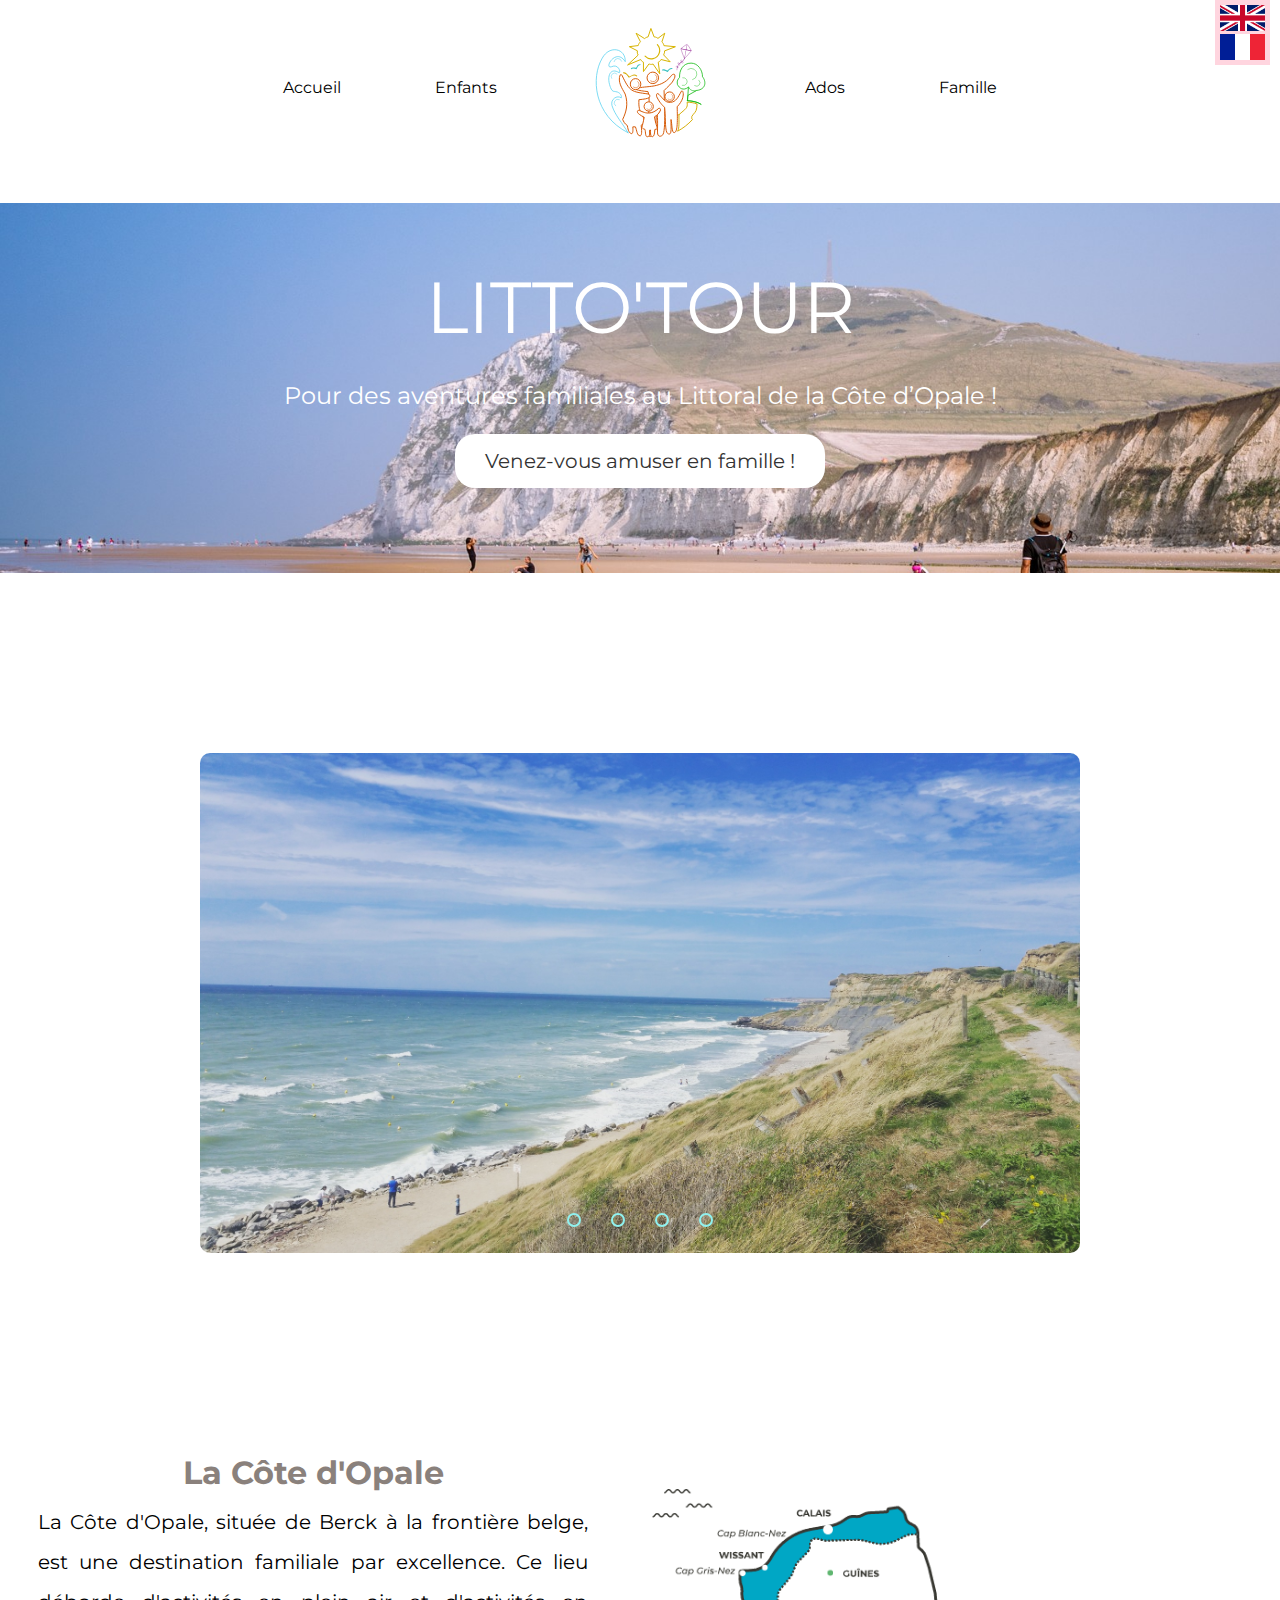
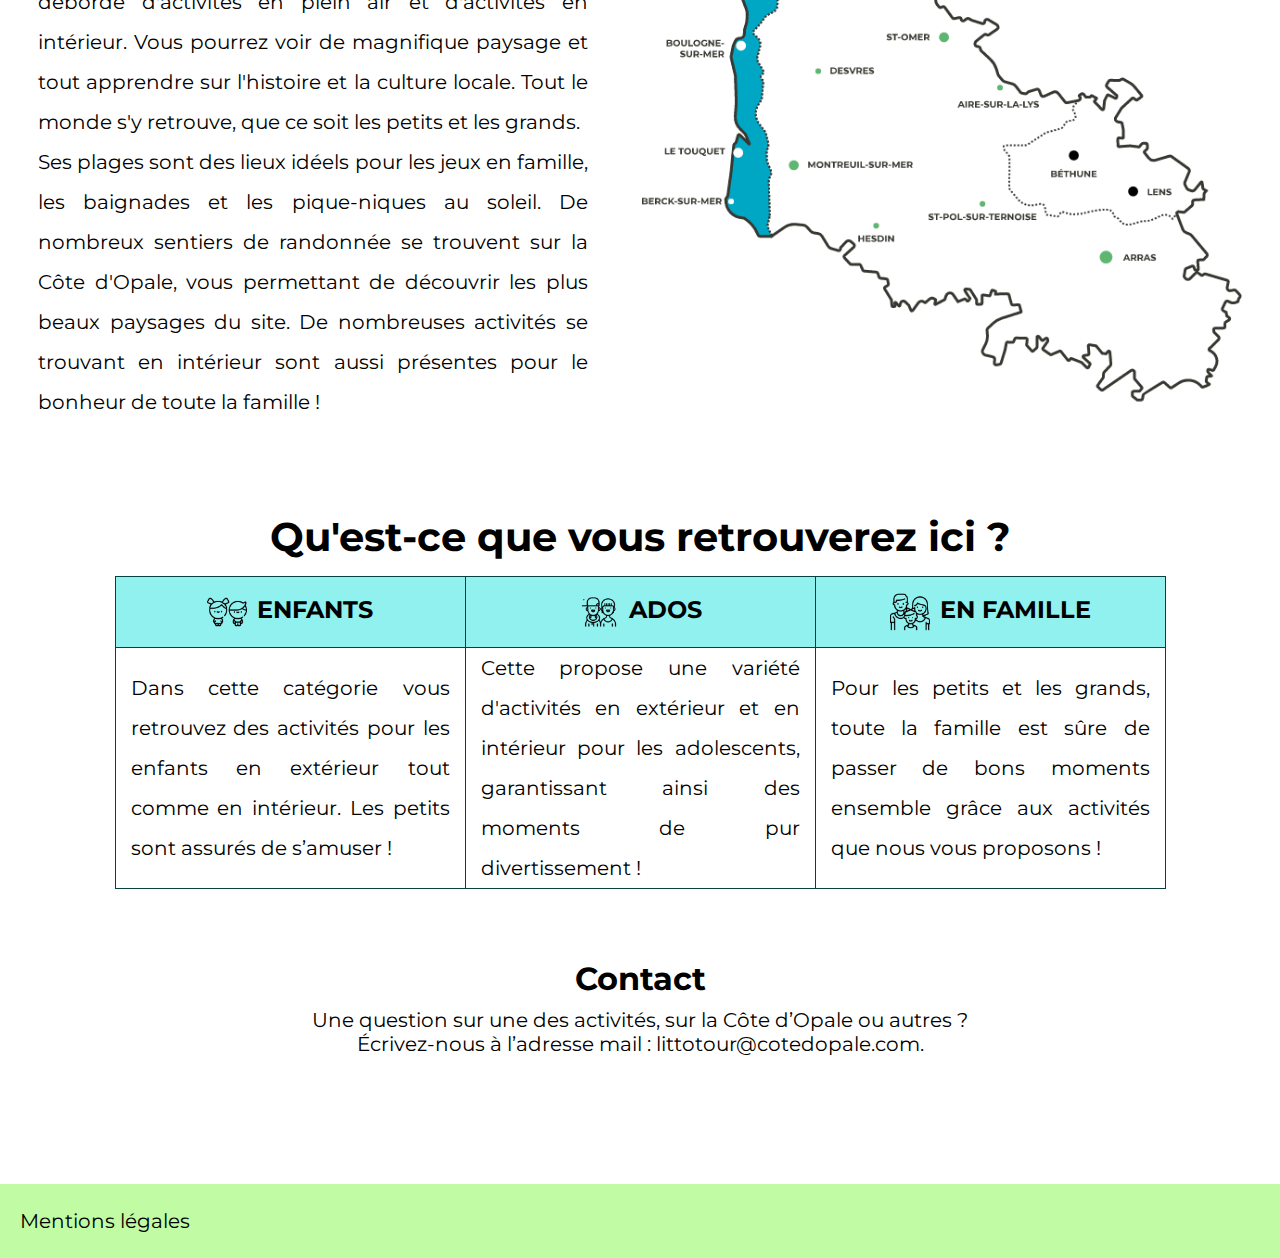
<file: index.html>
<!DOCTYPE html>
<html lang="fr">

<head>
    <meta charset="UTF-8">
    <meta name="viewport" content="width=device-width, initial-scale=1.0">
    <link rel="stylesheet" type="text/css" href="css/style_littotour.css" />
    <title>Littotour</title>
    <link rel="preconnect" href="https://fonts.googleapis.com">
    <link rel="preconnect" href="https://fonts.gstatic.com" crossorigin>
    <link
        href="https://fonts.googleapis.com/css2?family=Montserrat:ital,wght@0,100;0,200;0,300;0,400;0,500;0,600;0,700;0,800;0,900;1,100;1,200;1,300;1,400;1,500;1,600;1,700;1,800;1,900&display=swap"
        rel="stylesheet">
</head>

<body>
    <header>
        <div>
            <div class="langues"><a href="index_eng.html" target="_blank">
                    <img class="anglais" src="img/anglais.png"></a> <br />
                <a href="index.html"><img class="france" src="img/france.png"></a>
            </div>
        </div>
        <p class="titre_header_responsive"></p>

    </header>

    <nav>
        <div class="centre">
            <ul>
                <li><a class="lien_nav" href="index.html">Accueil</a></li>
                <li><a class="lien_nav" href="enfants.html">Enfants</a></li>
                <li><a href="index.html"><img src="img/logo.svg" /></li></a>
                <li><a class="lien_nav" href="ados.html">Ados</a></li>
                <li><a class="lien_nav" href="famille.html">Famille</a></li>
            </ul>
        </div>
    </nav>

    <div class="menu">
        <!-- Utilisation d'une checkbox -->
        <input type="checkbox" id="hamburger">
        <!-- Label de la checkbox -->
        <label id="hamburger-logo" for="hamburger">☰</label>
        <!-- Le reste du menu -->
        <nav>
            <a href="index.html">Accueil</a>
            <a href="enfants.html">Enfants</a>
            <a href="ados.html">Ados</a>
            <a href="famille.html">Famille</a>
        </nav>

    </div>

    <div class="logo_res">
        <img src="img/logo.svg" />
    </div>

    <br>
    <br>

    <p class="titre_ban_responsive">LITTO'TOUR</p>


    <article>
        <div class="banniere">
            <div class="banniere_2">
                <p class="titre_ban">LITTO'TOUR</p>
                <p class="slogan">Pour des aventures familiales au Littoral de la Côte d’Opale !</p>
                <br>
                <a href="famille.html"><button class="CTA_accueil">Venez-vous amuser en famille !</button></a>
            </div>
        </div>



        <!-------CAROUSEL-------->
        <div class="carousel_glob">
            <div class="carousel">
                <div class="images">
                    <input type="radio" name="boutons" id="bouton1">
                    <input type="radio" name="boutons" id="bouton2">
                    <input type="radio" name="boutons" id="bouton3">
                    <input type="radio" name="boutons" id="bouton4">

                    <div class="image first">
                        <img src="img/1.jpg" alt="">
                    </div>

                    <div class="image">
                        <img src="img/2.jpg" alt="">
                    </div>

                    <div class="image">
                        <img src="img/3.jpg" alt="">
                    </div>

                    <div class="image">
                        <img src="img/4.jpg" alt="">
                    </div>

                </div>

                <div class="defil">
                    <label for="bouton1" class="bout"></label>
                    <label for="bouton2" class="bout"></label>
                    <label for="bouton3" class="bout"></label>
                    <label for="bouton4" class="bout"></label>
                </div>

            </div>
        </div>

        <div class="def_cote_opale"> <!-- bloc comprenant titre, texte et image de la cote d'opales-->

            <div class="texte_opale">
                <h1>La Côte d'Opale</h1>
                <p>La Côte d'Opale, située de Berck à la frontière belge, est une destination familiale par excellence.
                    Ce lieu déborde d'activités en plein air et d'activités en intérieur. Vous pourrez voir de
                    magnifique paysage et tout apprendre sur l'histoire et la culture locale. Tout le monde s'y
                    retrouve, que ce soit les petits et les grands.<br>
                    Ses plages sont des lieux idéels pour les jeux en famille, les baignades et les pique-niques au
                    soleil. De nombreux sentiers de randonnée se trouvent sur la Côte d'Opale, vous permettant de
                    découvrir les plus beaux paysages du site. De nombreuses activités se trouvant en intérieur sont
                    aussi présentes pour le bonheur de toute la famille !</p>
            </div>

            <img class="carte" src="img/carte_litto.jpg" alt="Carte du Littoral" />

        </div>



        <!------------------------------------TABLEAU------------------------------------------------------->

        <table class="tableau_accueil">

            <caption class="titre_tableau">
                <h1>Qu'est-ce que vous retrouverez ici ?</h1>
            </caption> <!--titre du tableau-->

            <thead>
                <tr>
                    <th class="enfant">ENFANTS</th>
                    <th class="ado">ADOS</th>
                    <th class="famille">EN FAMILLE</th>
                </tr>
            </thead>

            <tr>
                <td>Dans cette catégorie vous retrouvez des activités pour les enfants en extérieur tout comme en
                    intérieur. Les petits sont assurés de s’amuser !</td>
                <td>Cette propose une variété d'activités en extérieur et en intérieur pour les adolescents,
                    garantissant ainsi des moments de pur divertissement !</td>
                <td>Pour les petits et les grands, toute la famille est sûre de passer de bons moments ensemble grâce
                    aux activités que nous vous proposons !</td>
            </tr>


        </table>



        <!------------------------------------TABLEAU-RESPONSIVE------------------------------------------------------>


        <table class="tableau_accueil_res">

            <caption class="titre_tableau_res">
                <h1>Qu'est-ce que vous retrouverez ici ?</h1>
            </caption> <!--titre du tableau-->

            <thead>
                <tr>
                    <th class="enfant_res">ENFANTS</th>
                </tr>
            </thead>
            <tr>
                <td>Dans cette catégorie vous retrouvez des activités pour les enfants en extérieur tout comme en
                    intérieur. Les petits sont assurés de s’amuser !</td>
            </tr>


            <thead>
                <tr>
                    <th class="ado_res">ADOS</th>
                </tr>
            </thead>
            <tr>
                <td>Cette propose une variété d'activités en extérieur et en intérieur pour les adolescents,garantissant
                    ainsi des moments de pur divertissement !</td>
            </tr>

            <thead>
                <tr>
                    <th class="famille_res">EN FAMILLE</th>
                </tr>
            </thead>
            <tr>
                <td>Pour les petits et les grands, toute la famille est sûre de passer de bons moments ensemble grâce
                    aux activités que nous vous proposons !</td>
            </tr>

        </table>



        <div class="contact_accueil">
            <p class="titre_contact_accueil">Contact</p>
            <p class="text_contact_accueil">Une question sur une des activités, sur la Côte d’Opale ou autres ? <br>
                Écrivez-nous à l’adresse mail : littotour@cotedopale.com.</p>
        </div>
    </article>

    <footer>
        <a class="mentions_legales" href="mentions_legales.html">Mentions légales</a>

    </footer>
</body>

</html>
</file>
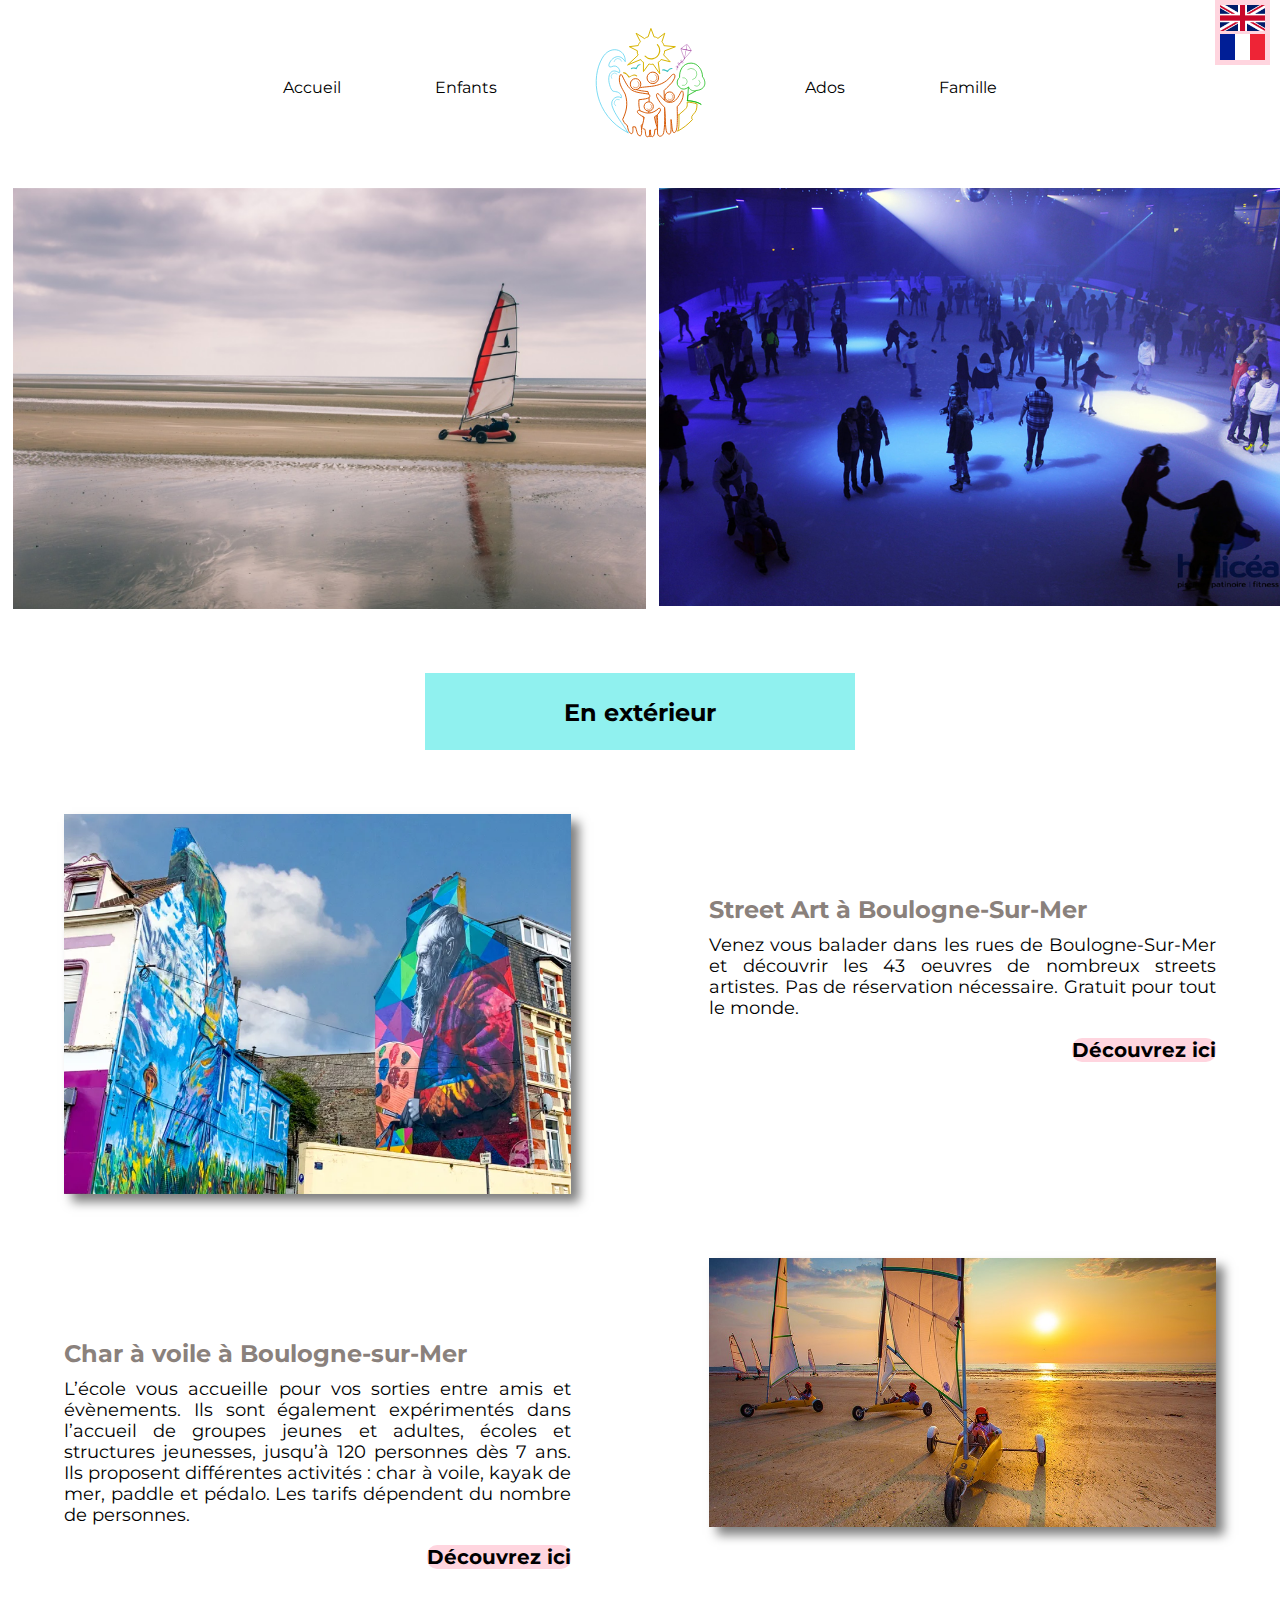
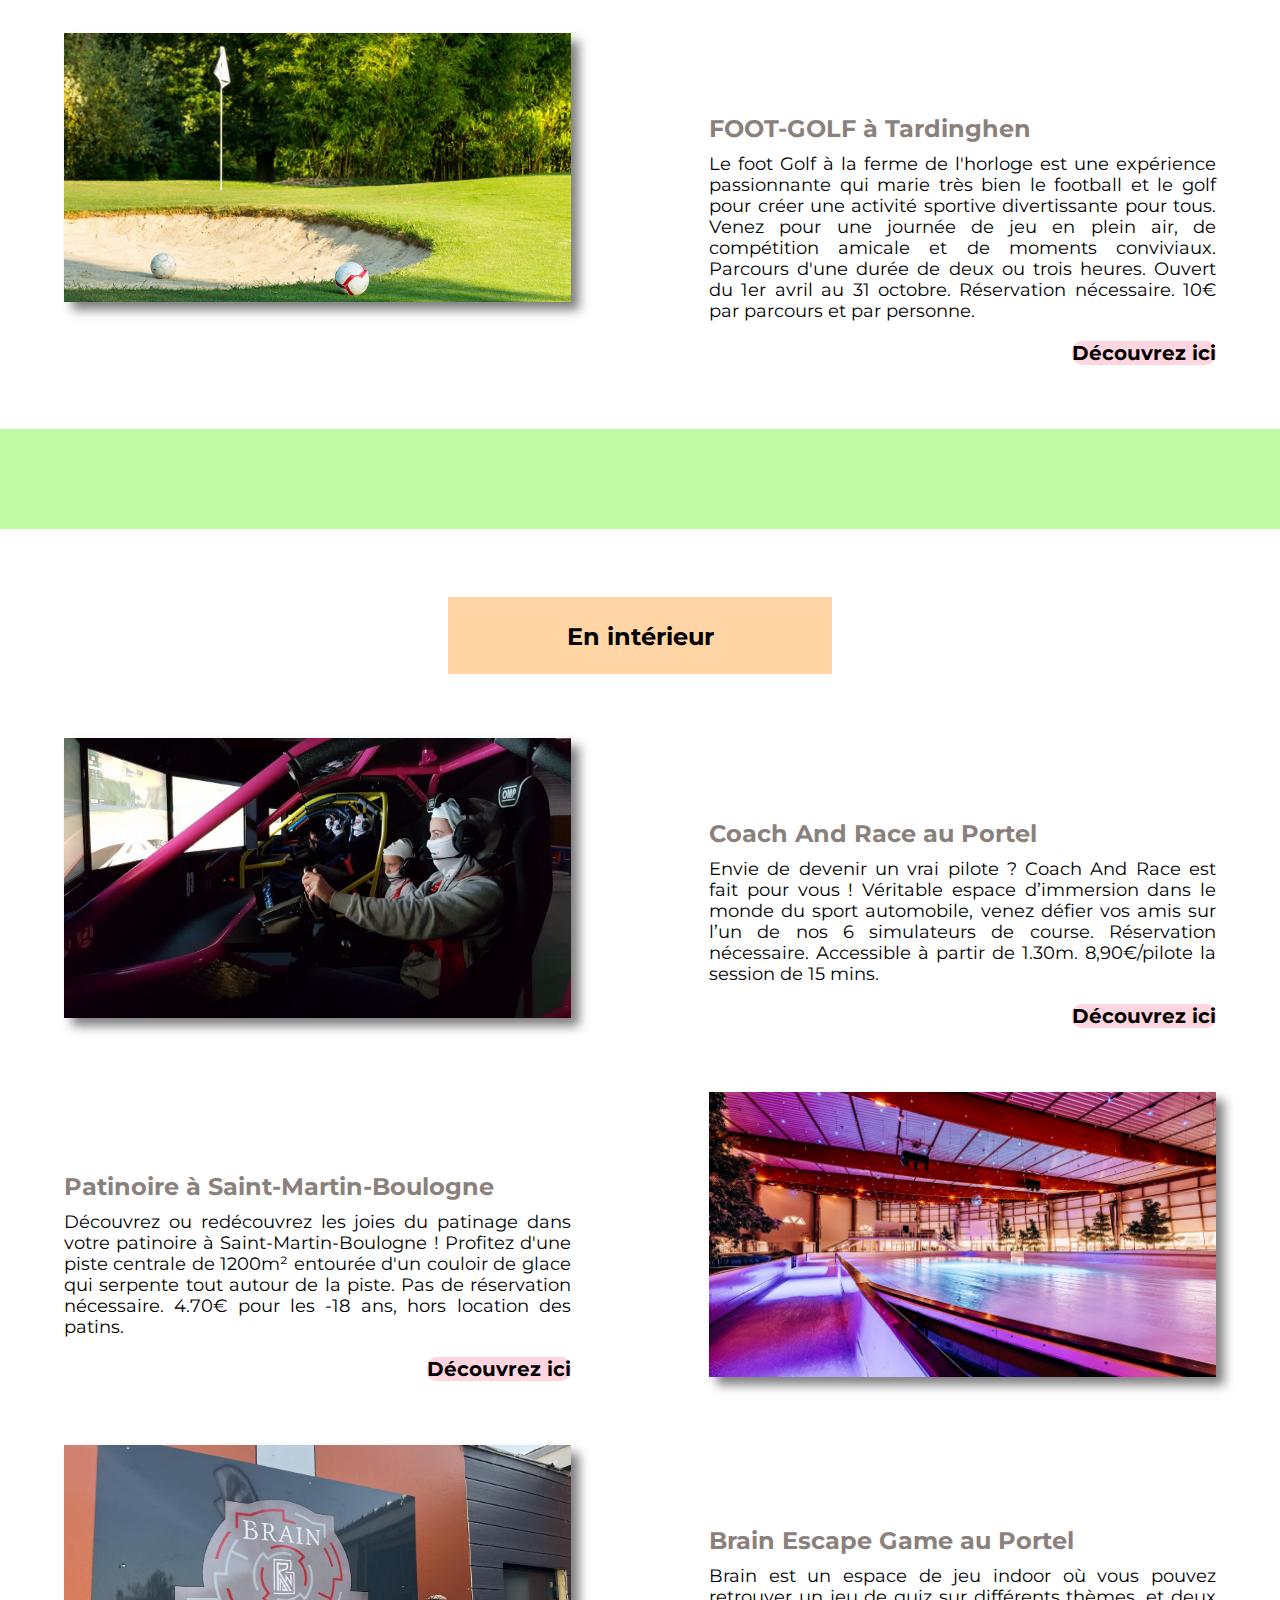
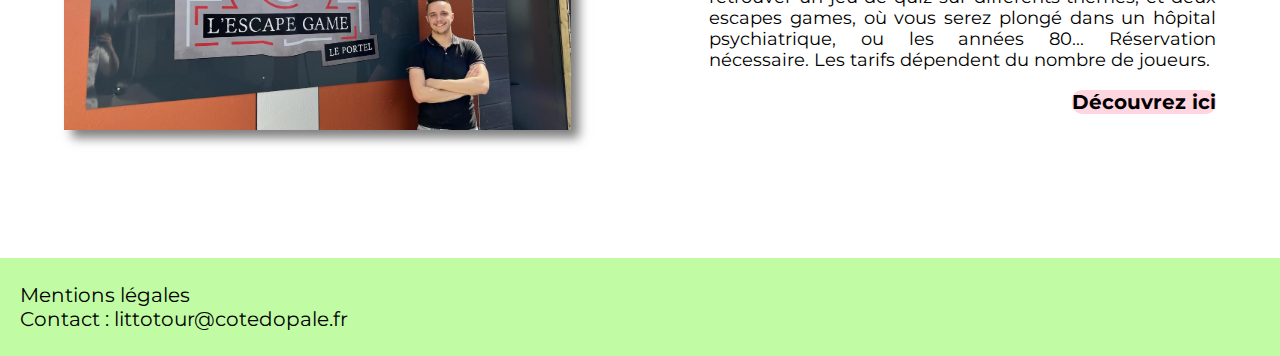
<file: ados.html>
<!DOCTYPE html>
<html lang="fr">

<head>
    <meta charset="UTF-8">
    <meta name="viewport" content="width=device-width, initial-scale=1.0">
    <link rel="stylesheet" href="css/style_littotour.css" type="text/css" />
    <link rel="preconnect" href="https://fonts.googleapis.com%22%3E" />
    <link rel="preconnect" href="https://fonts.gstatic.com/" crossorigin>
    <link
        href="https://fonts.googleapis.com/css2?family=Montserrat:ital,wght@0,100;0,200;0,300;0,400;0,500;0,600;0,700;0,800;0,900;1,100;1,200;1,300;1,400;1,500;1,600;1,700;1,800;1,900&display=swap"
        rel="stylesheet">
    <title>Litto'tour</title>
</head>

<body>

    <header>
        <div class="langues"><a href="ados_eng.html" target="_blank"><img class="anglais" src="img/anglais.png"></a>
            <br /><a href="ados.html"><img class="france" src="img/france.png"></a></div>

    </header>

    <nav>
        <div class="centre">
            <ul>
                <li><a class="lien_nav" href="index.html">Accueil</a></li>
                <li><a class="lien_nav" href="enfants.html">Enfants</a></li>
                <li><a href="index.html"><img src="img/logo.svg" /></li></a>
                <li><a class="lien_nav" href="ados.html">Ados</a></li>
                <li><a class="lien_nav" href="famille.html">Famille</a></li>
            </ul>
        </div>
    </nav>




    <div class="menu">
        <!-- Utilisation d'une checkbox -->
        <input type="checkbox" id="hamburger">
        <!-- Label de la checkbox -->
        <label id="hamburger-logo" for="hamburger">☰</label>
        <!-- Le reste du menu -->
        <nav>
            <a href="index.html">Accueil</a>
            <a href="enfants.html">Enfants</a>
            <a href="ados.html">Ados</a>
            <a href="famille.html">Famille</a>
        </nav>

    </div>

    <div class="logo_res">
        <img src="img/logo.svg" />
    </div>

    <br>
    <br>

    <p class="titre_ban_responsive">LITTO'TOUR</p>

    <div class="haut_images">
        <img class="laby" src="img/voile.png">
        <img class="enfants" src="img/patinoire2.jpg">
    </div>

    <div class="exterieur">
        <p class="div_cont">En extérieur</p>
    </div>

    <div class="act_1">
        <img class="parc" src="img/street.webp">
        <div class="des_act_1">
            <p class="titre_act_1">Street Art à Boulogne-Sur-Mer</p>
            <p class="texte_act_1">Venez vous balader dans les rues de Boulogne-Sur-Mer et découvrir les 43 oeuvres de
                nombreux streets artistes.
                Pas de réservation nécessaire.
                Gratuit pour tout le monde.</p>
            <a class="decouvrir1" href="https://streetart.boulogne-sur-mer.fr/">Découvrez ici</a>
        </div>
    </div>


    <div class="act_2">
        <img class="manege" src="img/voile2.jpg">
        <div class="des_act_2">
            <p class="titre_act_2">Char à voile à Boulogne-sur-Mer</p>
            <p class="texte_act_2">L’école vous accueille pour vos sorties entre amis et évènements.
                Ils sont également expérimentés dans l’accueil de groupes jeunes et adultes, écoles et structures
                jeunesses, jusqu’à 120 personnes dès 7 ans.
                Ils proposent différentes activités : char à voile, kayak de mer, paddle et pédalo.
                Les tarifs dépendent du nombre de personnes.
            </p>
            <a class="decouvrir2" href="https://www.cvb62.fr/">Découvrez ici</a>

        </div>
    </div>

    <div class="act_1">
        <img class="parc" src="img/footgolf.jpg">
        <div class="des_act_1">
            <p class="titre_act_1">FOOT-GOLF à Tardinghen</p>
            <p class="texte_act_1">Le foot Golf à la ferme de l'horloge est une expérience passionnante qui marie très
                bien le football et le golf pour créer une activité sportive divertissante pour tous. Venez pour une
                journée de jeu en plein air, de compétition amicale et de moments conviviaux.
                Parcours d'une durée de deux ou trois heures.
                Ouvert du 1er avril au 31 octobre.
                Réservation nécessaire.
                10€ par parcours et par personne.</p>
            <a class="decouvrir1" href="https://www.cote-dopale.com/tourisme/swing-golf-foot-golf-des-2-caps">Découvrez
                ici</a>
        </div>
    </div>

    <canvas class="rectangle_vert"></canvas>


    <div class="interieur">
        <p class="div_cont">En intérieur</p>
    </div>



    <div class="act_1">
        <img class="parc" src="img/coach_and_race.jpg">
        <div class="des_act_1">
            <p class="titre_act_1">Coach And Race au Portel</p>
            <p class="texte_act_1">Envie de devenir un vrai pilote ?
                Coach And Race est fait pour vous ! Véritable espace d’immersion dans le monde du sport automobile,
                venez défier vos amis sur l’un de nos 6 simulateurs de course.
                Réservation nécessaire. Accessible à partir de 1.30m.
                8,90€/pilote la session de 15 mins.
            </p>
            <a class="decouvrir1" href="https://coachandrace.fr/">Découvrez ici</a>
        </div>
    </div>




    <div class="act_2">
        <img class="manege" src="img/patinoire.jpg">
        <div class="des_act_2">
            <p class="titre_act_2">Patinoire à Saint-Martin-Boulogne</p>
            <p class="texte_act_2">Découvrez ou redécouvrez les joies du patinage dans votre patinoire à
                Saint-Martin-Boulogne ! Profitez d'une piste centrale de 1200m² entourée d'un couloir de glace qui
                serpente tout autour de la piste.
                Pas de réservation nécessaire.
                4.70€ pour les -18 ans, hors location des patins.</p>
            <a class="decouvrir2" href="https://www.helicea-cab.fr/espace-27-patinoire.html">Découvrez ici</a>

        </div>
    </div>




    <div class="act_1">
        <img class="parc" src="img/brain.jpg">
        <div class="des_act_1">
            <p class="titre_act_1">Brain Escape Game au Portel</p>
            <p class="texte_act_1">Brain est un espace de jeu indoor où vous pouvez retrouver un jeu de quiz sur
                différents thèmes, et deux escapes games, où vous serez plongé dans un hôpital psychiatrique, ou les
                années 80...
                Réservation nécessaire.
                Les tarifs dépendent du nombre de joueurs.
            </p>
            <a class="decouvrir1" href="https://brain-leportel.fr/">Découvrez ici</a>
        </div>
    </div>


    <footer>

        <ul>
            <li> <a class="mentions_legales" href="mentions_legales.html">Mentions légales</a></li>

            <li>
                <p class="footer_contact"> Contact : littotour@cotedopale.fr </p>
            </li>

        </ul>

    </footer>










</body>

</html>
</file>
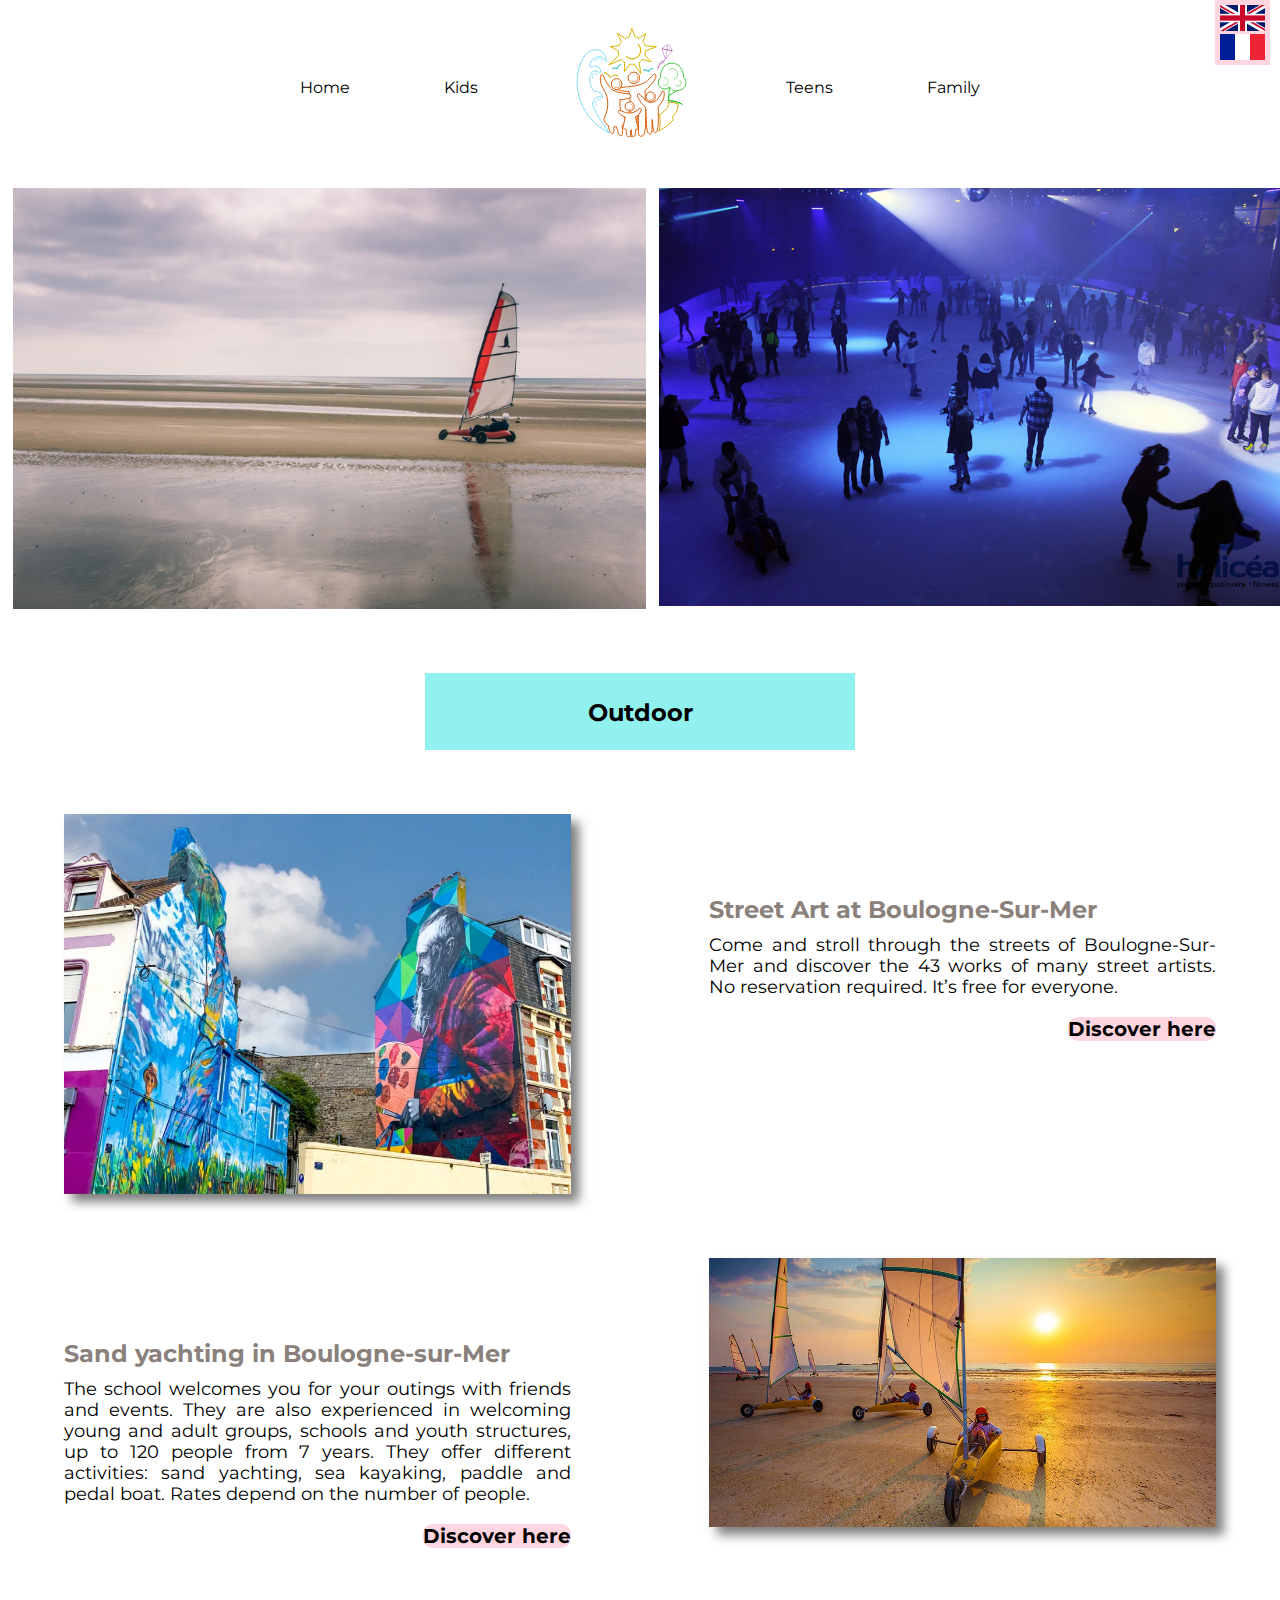
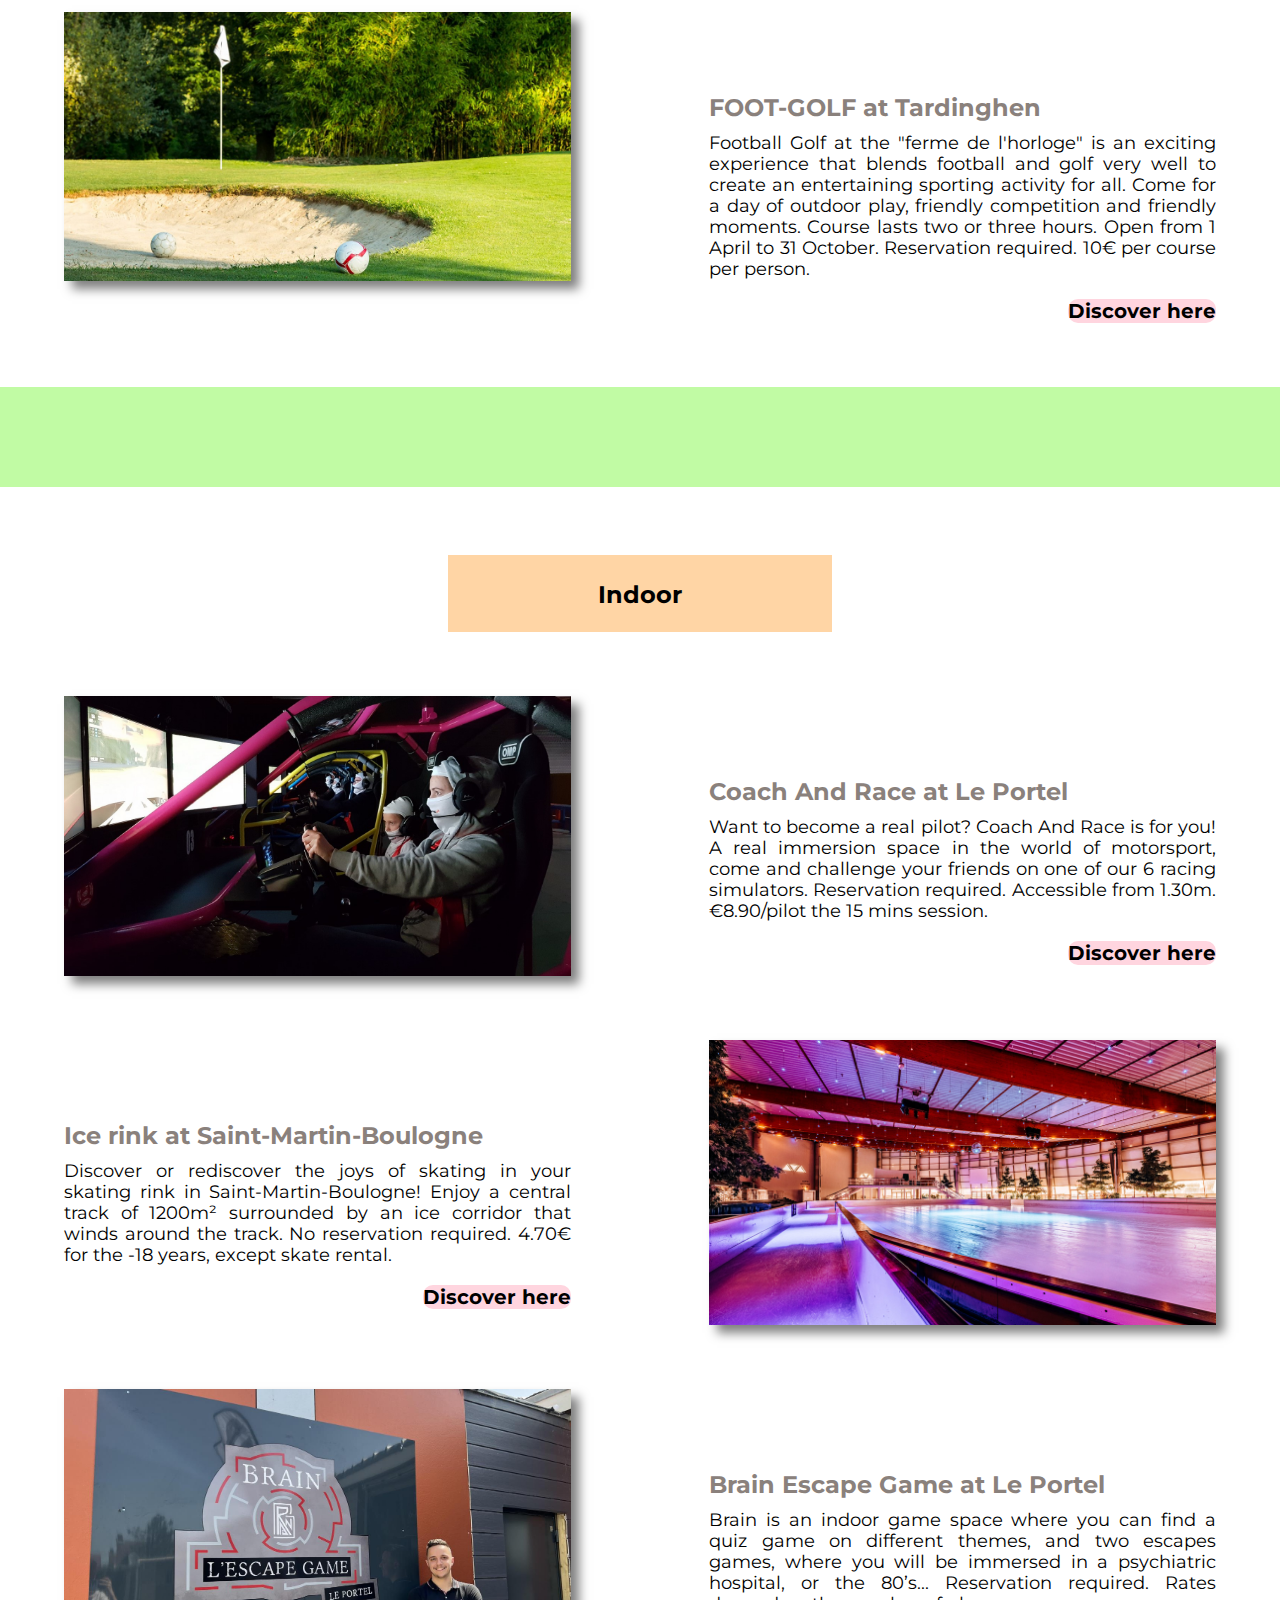
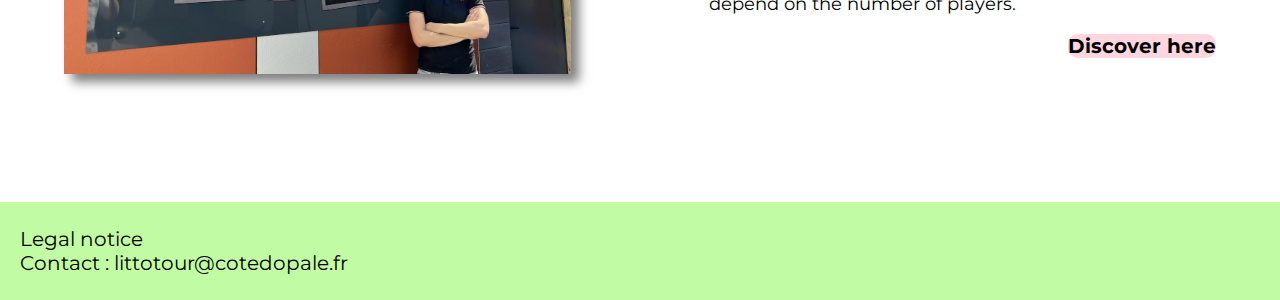
<file: ados_eng.html>
<!DOCTYPE html>
<html lang="fr">

<head>
    <meta charset="UTF-8">
    <meta name="viewport" content="width=device-width, initial-scale=1.0">
    <link rel="stylesheet" href="css/style_littotour.css" type="text/css" />
    <link rel="preconnect" href="https://fonts.googleapis.com%22%3E" />
    <link rel="preconnect" href="https://fonts.gstatic.com/" crossorigin>
    <link
        href="https://fonts.googleapis.com/css2?family=Montserrat:ital,wght@0,100;0,200;0,300;0,400;0,500;0,600;0,700;0,800;0,900;1,100;1,200;1,300;1,400;1,500;1,600;1,700;1,800;1,900&display=swap"
        rel="stylesheet">
    <title>Litto'tour</title>
</head>

<body>

    <header>
        <div class="langues"><a href="ados_eng.html" target="_blank"><img class="anglais" src="img/anglais.png"></a>
            <br /><a href="ados.html"><img class="france" src="img/france.png"></a>
        </div>

    </header>


    <nav>
        <div class="centre">
            <ul>
                <li><a class="lien_nav" href="index_eng.html">Home</a></li>
                <li><a class="lien_nav" href="enfants_eng.html">Kids</a></li>
                <li><a href="index_eng.html"><img src="img/logo.svg" /></li></a>
                <li><a class="lien_nav" href="ados_eng.html">Teens</a></li>
                <li><a class="lien_nav" href="famille_eng.html">Family</a></li>
            </ul>
        </div>
    </nav>




    <div class="menu">
        <!-- Utilisation d'une checkbox -->
        <input type="checkbox" id="hamburger">
        <!-- Label de la checkbox -->
        <label id="hamburger-logo" for="hamburger">☰</label>
        <!-- Le reste du menu -->
        <nav>
            <a href="index_eng.html">Home</a>
            <a href="enfants_eng.html">Kids</a>
            <a href="ados_eng.html">Teens</a>
            <a href="famille_eng.html">Family</a>
        </nav>

    </div>

    <div class="logo_res">
        <img src="img/logo.svg" />
    </div>

    <br>
    <br>

    <p class="titre_ban_responsive">LITTO'TOUR</p>










    <div class="haut_images">
        <img class="laby" src="img/voile.png">
        <img class="enfants" src="img/patinoire2.jpg">
    </div>

    <div class="exterieur">
        <p class="div_cont">Outdoor</p>
    </div>

    <div class="act_1">
        <img class="parc" src="img/street.webp">
        <div class="des_act_1">
            <p class="titre_act_1">Street Art at Boulogne-Sur-Mer</p>
            <p class="texte_act_1">Come and stroll through the streets of Boulogne-Sur-Mer and discover the 43 works of
                many street artists.
                No reservation required.
                It’s free for everyone.
            </p>
            <a class="decouvrir1" href="https://streetart.boulogne-sur-mer.fr/">Discover here</a>
        </div>
    </div>


    <div class="act_2">
        <img class="manege" src="img/voile2.jpg">
        <div class="des_act_2">
            <p class="titre_act_2">Sand yachting in Boulogne-sur-Mer</p>
            <p class="texte_act_2">The school welcomes you for your outings with friends and events.
                They are also experienced in welcoming young and adult groups, schools and youth structures, up to 120
                people from 7 years.
                They offer different activities: sand yachting, sea kayaking, paddle and pedal boat.
                Rates depend on the number of people.
            </p>
            <a class="decouvrir2" href="https://www.cvb62.fr/">Discover here</a>

        </div>
    </div>

    <div class="act_1">
        <img class="parc" src="img/footgolf.jpg">
        <div class="des_act_1">
            <p class="titre_act_1">FOOT-GOLF at Tardinghen</p>
            <p class="texte_act_1">Football Golf at the "ferme de l'horloge" is an exciting experience that blends
                football and golf very well to create an entertaining sporting activity for all. Come for a day of
                outdoor play, friendly competition and friendly moments.
                Course lasts two or three hours.
                Open from 1 April to 31 October.
                Reservation required.
                10€ per course per person.
            </p>
            <a class="decouvrir1" href="https://www.cote-dopale.com/tourisme/swing-golf-foot-golf-des-2-caps">Discover
                here</a>
        </div>
    </div>

    <canvas class="rectangle_vert"></canvas>


    <div class="interieur">
        <p class="div_cont">Indoor</p>
    </div>



    <div class="act_1">
        <img class="parc" src="img/coach_and_race.jpg">
        <div class="des_act_1">
            <p class="titre_act_1">Coach And Race at Le Portel</p>
            <p class="texte_act_1">Want to become a real pilot?
                Coach And Race is for you! A real immersion space in the world of motorsport, come and challenge your
                friends on one of our 6 racing simulators.
                Reservation required. Accessible from 1.30m.
                €8.90/pilot the 15 mins session.

            </p>
            <a class="decouvrir1" href="https://coachandrace.fr/">Discover here</a>
        </div>
    </div>




    <div class="act_2">
        <img class="manege" src="img/patinoire.jpg">
        <div class="des_act_2">
            <p class="titre_act_2">Ice rink at Saint-Martin-Boulogne</p>
            <p class="texte_act_2">Discover or rediscover the joys of skating in your skating rink in
                Saint-Martin-Boulogne! Enjoy a central track of 1200m² surrounded by an ice corridor that winds around
                the track.
                No reservation required.
                4.70€ for the -18 years, except skate rental.
            </p>
            <a class="decouvrir2" href="https://www.helicea-cab.fr/espace-27-patinoire.html">Discover here</a>

        </div>
    </div>




    <div class="act_1">
        <img class="parc" src="img/brain.jpg">
        <div class="des_act_1">
            <p class="titre_act_1">Brain Escape Game at Le Portel</p>
            <p class="texte_act_1">Brain is an indoor game space where you can find a quiz game on different themes, and
                two escapes games, where you will be immersed in a psychiatric hospital, or the 80’s...
                Reservation required.
                Rates depend on the number of players.

            </p>
            <a class="decouvrir1" href="https://brain-leportel.fr/">Discover here</a>
        </div>
    </div>


    <footer>

        <ul>
            <li> <a class="mentions_legales" href="mentions_legales_eng.html">Legal notice</a></li>

            <li>
                <p class="footer_contact"> Contact : littotour@cotedopale.fr </p>
            </li>

        </ul>

    </footer>










</body>

</html>
</file>
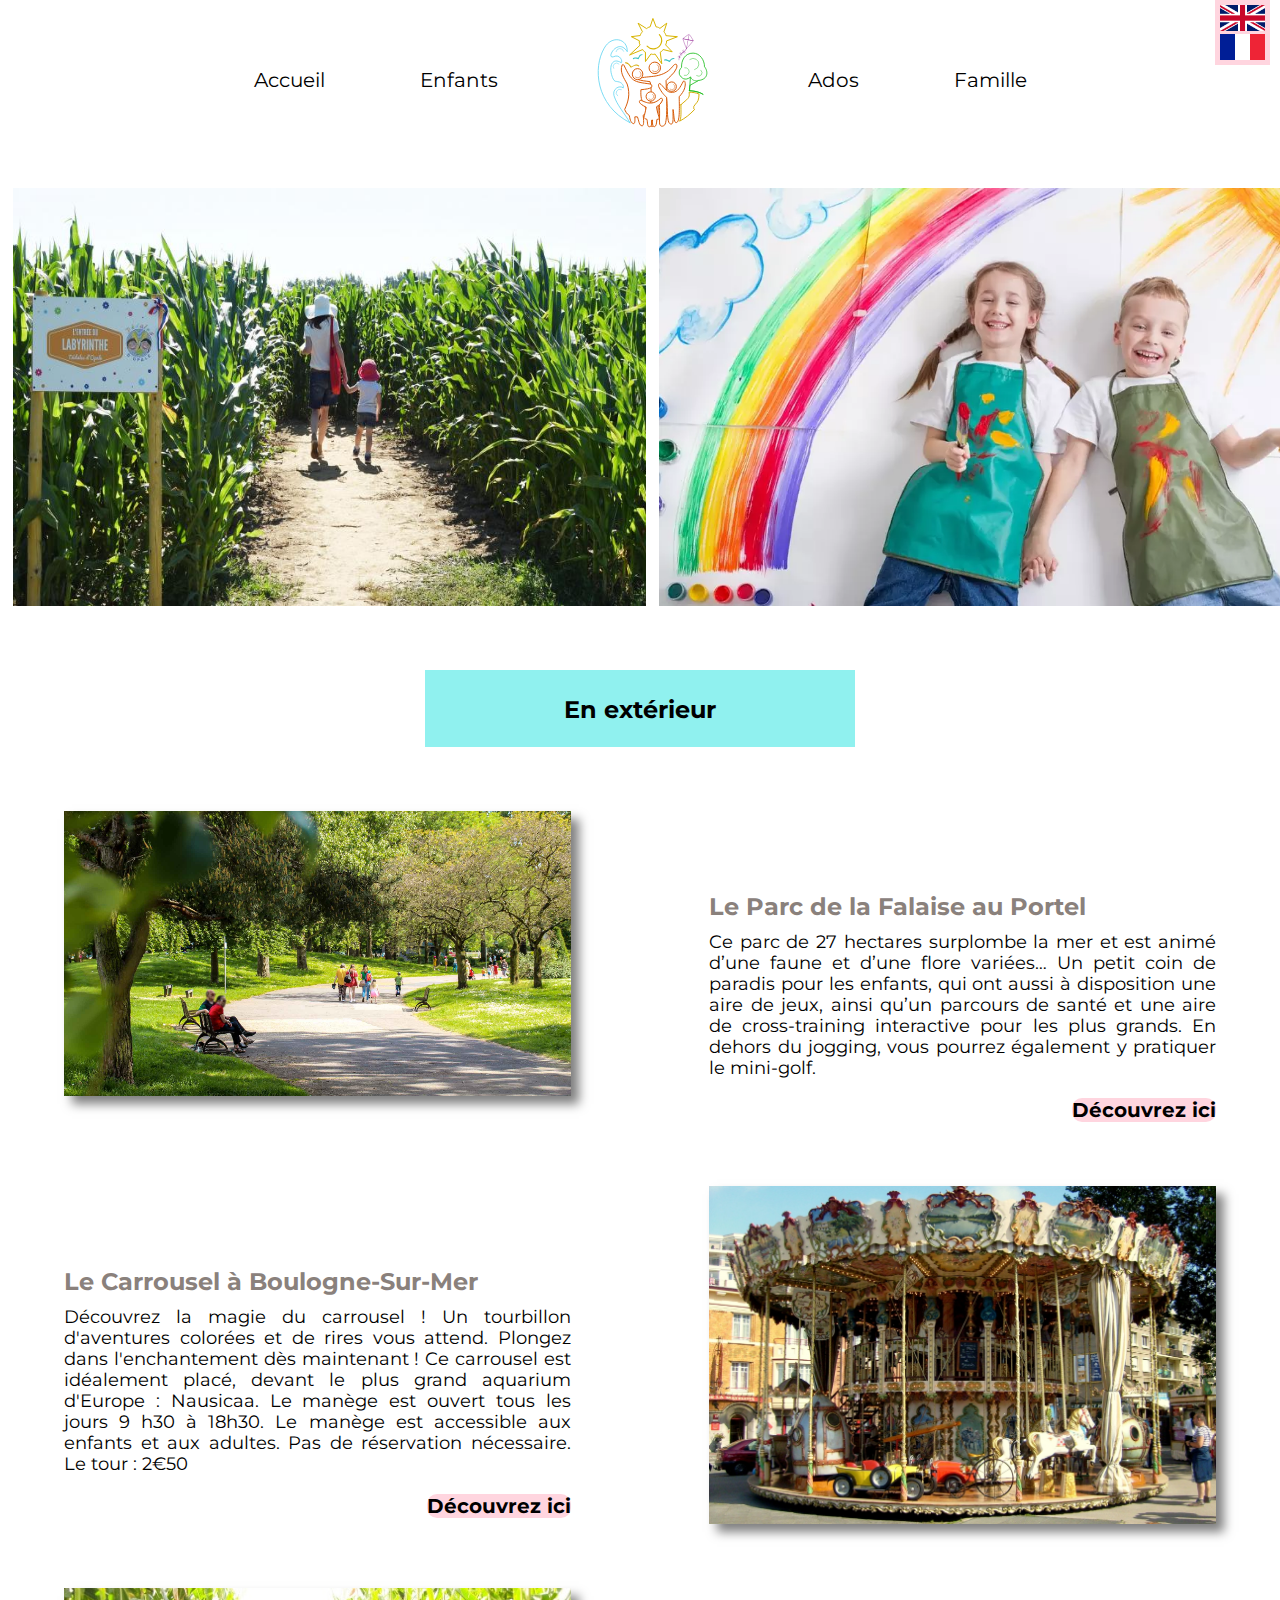
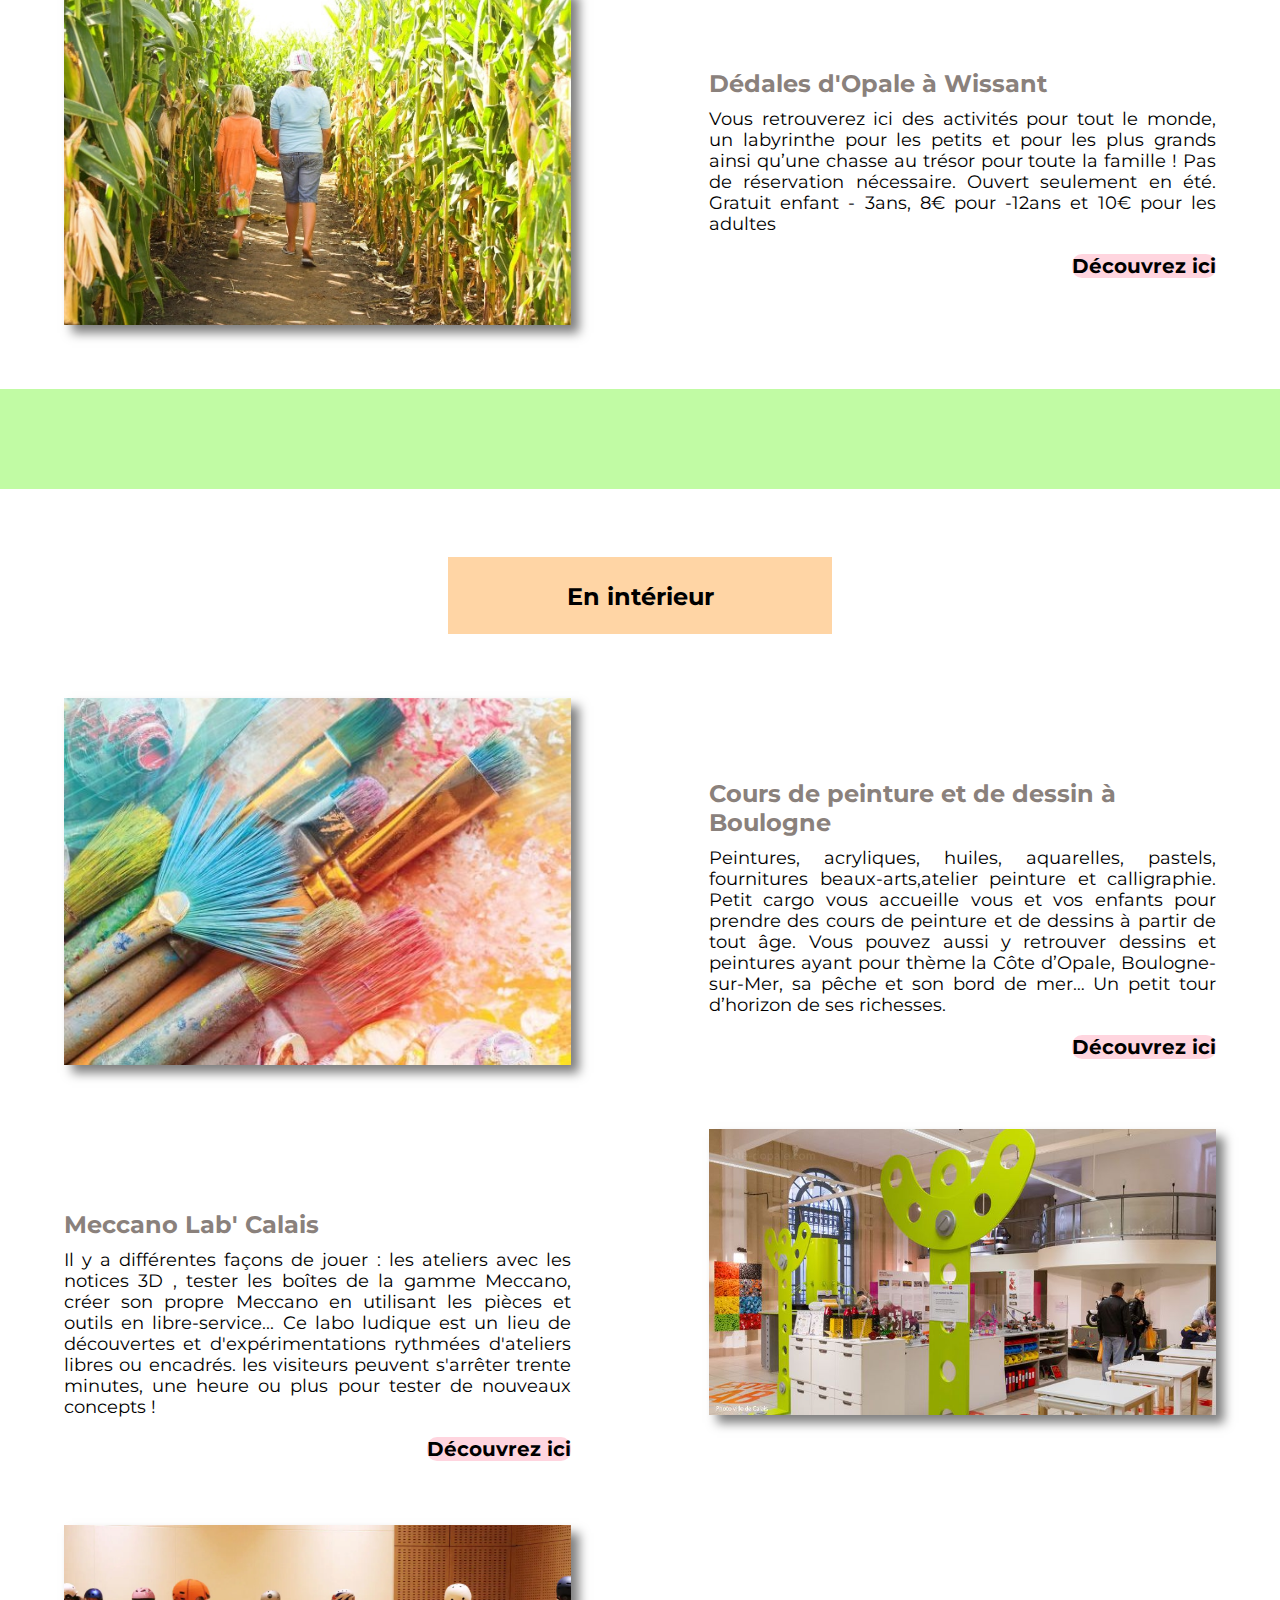
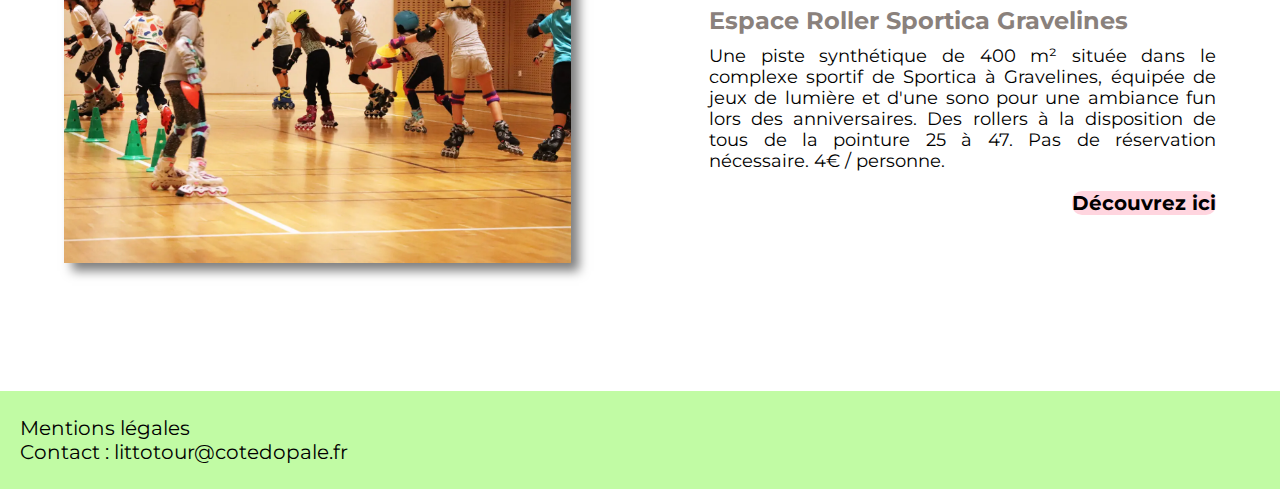
<file: enfants.html>
<!DOCTYPE html>
<html lang="fr">

<head>
    <meta charset="UTF-8">
    <meta name="viewport" content="width=device-width, initial-scale=1.0">
    <link rel="stylesheet" href="css/style_littotour.css" type="text/css" />
    <link rel="preconnect" href="https://fonts.googleapis.com%22%3E" />
    <link rel="preconnect" href="https://fonts.gstatic.com/" crossorigin>
    <link
        href="https://fonts.googleapis.com/css2?family=Montserrat:ital,wght@0,100;0,200;0,300;0,400;0,500;0,600;0,700;0,800;0,900;1,100;1,200;1,300;1,400;1,500;1,600;1,700;1,800;1,900&display=swap"
        rel="stylesheet">
    <title>Litto'tour</title>
</head>

<body>

    <header>
        <div class="langues"><a href="enfants_eng.html" target="_blank"><img class="anglais" src="img/anglais.png"></a>
            <br /><a href="enfants.html"><img class="france" src="img/france.png"></a></div>
        

        <nav>
            <div class="centre">
                <ul>
                    <li><a class="lien_nav" href="index.html">Accueil</a></li>
                    <li><a class="lien_nav" href="enfants.html">Enfants</a></li>
                    <li><a href="index.html"><img src="img/logo.svg" /></li></a>
                    <li><a class="lien_nav" href="ados.html">Ados</a></li>
                    <li><a class="lien_nav" href="famille.html">Famille</a></li>
                </ul>
            </div>
        </nav>  

    </header>

    

    <div class="menu">
        <!-- Utilisation d'une checkbox -->
        <input type="checkbox" id="hamburger">
        <!-- Label de la checkbox -->
        <label id="hamburger-logo" for="hamburger">☰</label>
        <!-- Le reste du menu -->
        <nav>
            <a href="index.html">Accueil</a>
            <a href="enfants.html">Enfants</a>
            <a href="ados.html">Ados</a>
            <a href="famille.html">Famille</a>
        </nav>

    </div>



    <div class="logo_res">
        <img src="img/logo.svg" />
    </div>

    <br>
    <br>

    <p class="titre_ban_responsive">LITTO'TOUR</p>

    <div class="haut_images">
        
        <img class="laby" src="img/laby.jpg">
        <img class="enfants" src="img/enfants.jpeg">
    </div>

    <div class="exterieur">
        <p class="div_cont">En extérieur</p>
    </div>

    <div class="act_1">
        <img class="parc" src="img/parc.jpg">
        <div class="des_act_1">
            <p class="titre_act_1">Le Parc de la Falaise au Portel</p>
            <p class="texte_act_1">Ce parc de 27 hectares surplombe la mer et est animé d’une faune et d’une flore
                variées… Un petit coin de
                paradis pour les enfants, qui ont aussi à disposition une aire de jeux, ainsi qu’un parcours de santé
                et une aire de cross-training interactive pour les plus grands. En dehors du jogging, vous pourrez
                également y pratiquer le mini-golf. </p>
            <a class="decouvrir1" href="https://www.ville-leportel.fr/les-parcs-et-jardins/">Découvrez ici</a>
        </div>
    </div>


    <div class="act_2">
        <img class="manege" src="img/manege.jpg">
        
        <div class="des_act_2">
            <p class="titre_act_2">Le Carrousel à Boulogne-Sur-Mer</p>
            <p class="texte_act_2">Découvrez la magie du carrousel ! Un tourbillon d'aventures colorées et de rires vous
                attend. Plongez dans l'enchantement dès maintenant ! Ce carrousel est idéalement placé, devant le plus
                grand aquarium d'Europe : Nausicaa.

                Le manège est ouvert tous les jours 9 h30 à 18h30. Le manège est accessible aux enfants et aux adultes.
                Pas de réservation nécessaire.
                Le tour : 2€50
            </p>
            <a class="decouvrir2" href="https://www.ville-boulogne-sur-mer.fr/">Découvrez ici</a>

        </div>
    </div>

    <div class="act_1">
        <img class="parc" src="img/dedale.jpg">
        <div class="des_act_1">
            <p class="titre_act_1">Dédales d'Opale à Wissant</p>
            <p class="texte_act_1">Vous retrouverez ici des activités pour tout le monde, un labyrinthe pour les petits
                et pour les plus grands ainsi qu’une chasse au trésor pour toute la famille !
                Pas de réservation nécessaire.
                Ouvert seulement en été.
                Gratuit enfant - 3ans, 8€ pour -12ans et 10€ pour les adultes</p>
            <a class="decouvrir1" href="https://dedalesdopale.com/">Découvrez ici</a>
        </div>
    </div>

    <canvas class="rectangle_vert"></canvas>


    <div class="interieur">
        <p class="div_cont">En intérieur</p>
    </div>



    <div class="act_1">
        <img class="parc" src="img/peinture.jpg">
        <div class="des_act_1">
            <p class="titre_act_1">Cours de peinture et de dessin à Boulogne</p>
            <p class="texte_act_1">Peintures, acryliques, huiles, aquarelles, pastels, fournitures beaux-arts,atelier
                peinture et calligraphie.
                Petit cargo vous accueille vous et vos enfants pour prendre des cours de peinture et de dessins à partir
                de tout âge. Vous pouvez aussi y retrouver dessins et peintures ayant pour thème la Côte d’Opale,
                Boulogne-sur-Mer, sa pêche et son bord de mer… Un petit tour d’horizon de ses richesses.
            </p>
            <a class="decouvrir1" href="https://petit-cargo.com/">Découvrez ici</a>
        </div>
    </div>




    <div class="act_2">
        <img class="manege" src="img/mecano.jpeg">
        <div class="des_act_2">
            <p class="titre_act_2">Meccano Lab' Calais</p>
            <p class="texte_act_2">Il y a différentes façons de jouer : les ateliers avec les notices 3D , tester les
                boîtes de la gamme Meccano, créer son propre Meccano en utilisant les pièces et outils en
                libre-service... Ce labo ludique est un lieu de découvertes et d'expérimentations rythmées d'ateliers
                libres ou encadrés. les visiteurs peuvent s'arrêter trente minutes, une heure ou plus pour tester de
                nouveaux concepts !</p>
            <a class="decouvrir2" href="https://www.cote-dopale.com/tourisme/calais-le-meccano-lab">Découvrez ici</a>

        </div>
    </div>




    <div class="act_1">
        <img class="parc" src="img/roller.jpeg">
        <div class="des_act_1">
            <p class="titre_act_1">Espace Roller Sportica Gravelines</p>
            <p class="texte_act_1">Une piste synthétique de 400 m² située dans le complexe sportif de Sportica à
                Gravelines, équipée de jeux de lumière et d'une sono pour une ambiance fun lors des anniversaires. Des
                rollers à la disposition de tous de la pointure 25 à 47.
                Pas de réservation nécessaire. 4€ / personne.
            </p>
            <a class="decouvrir1" href="https://www.sportica.fr/particuliers/roller">Découvrez ici</a>
        </div>
    </div>


    <footer>

        <ul>
            <li> <a class="mentions_legales" href="mentions_legales.html">Mentions légales</a></li>

            <li>
                <p class="footer_contact"> Contact : littotour@cotedopale.fr </p>
            </li>

        </ul>

    </footer>










</body>

</html>
</file>
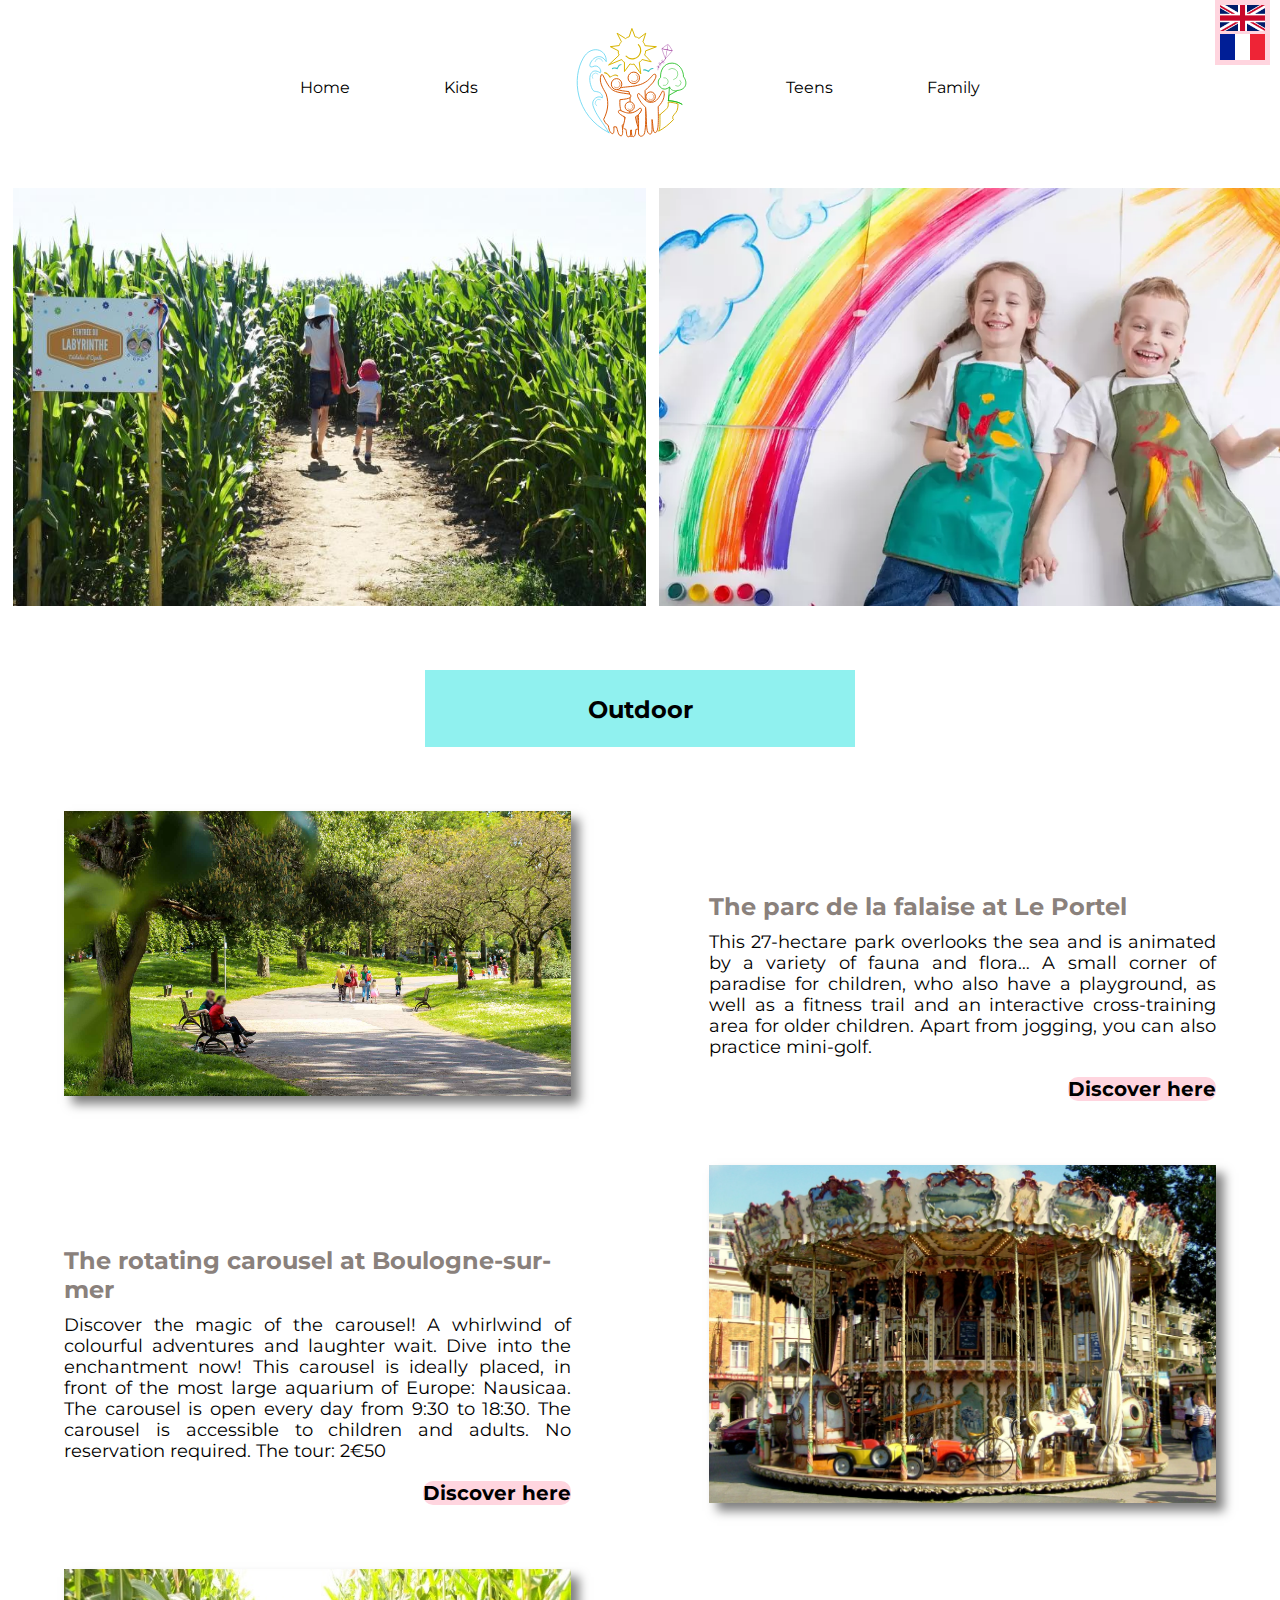
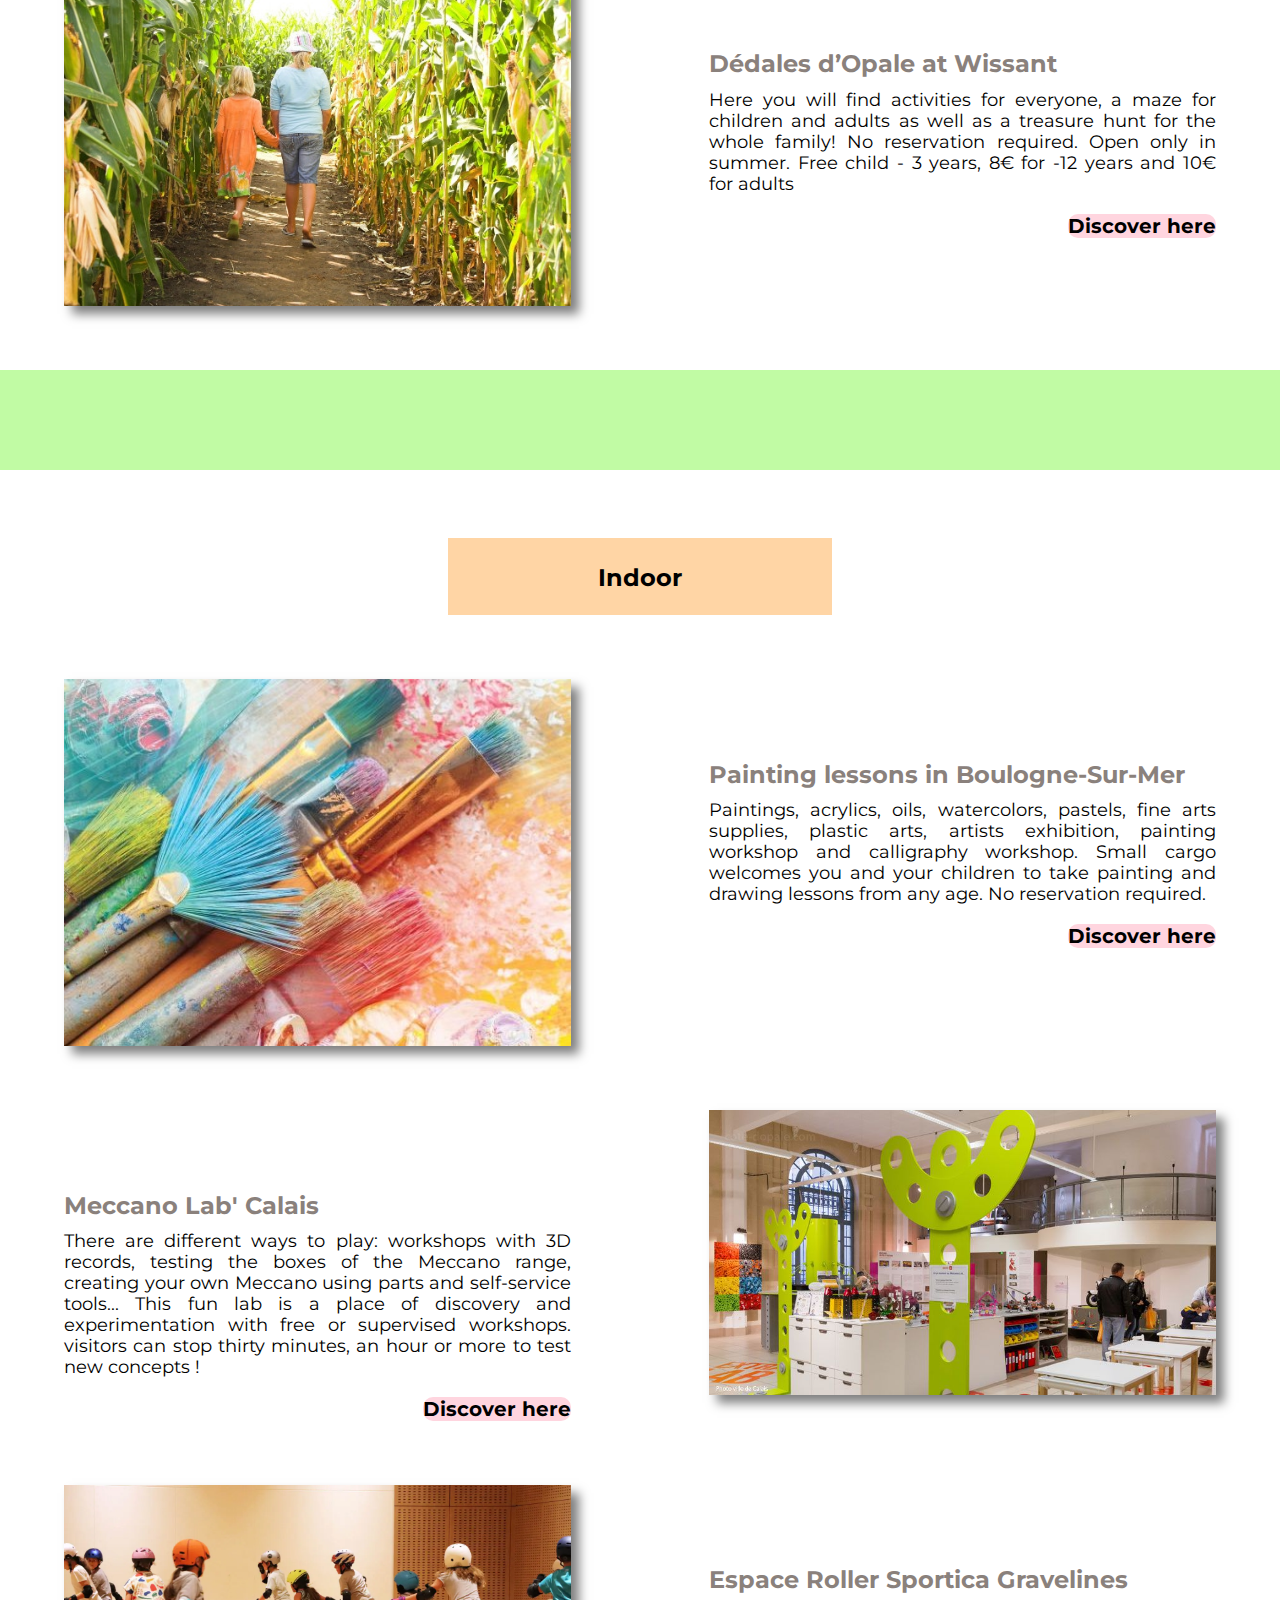
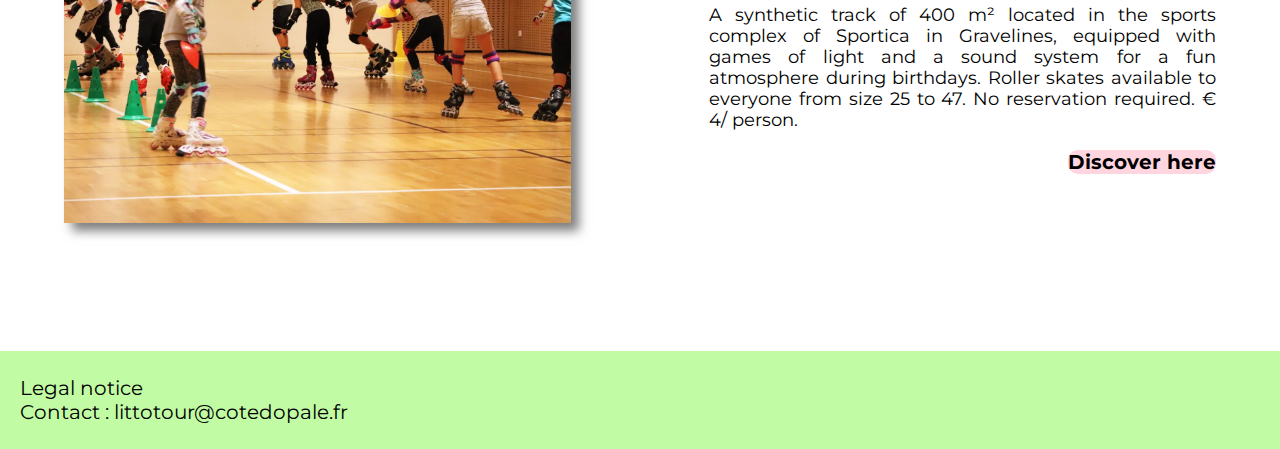
<file: enfants_eng.html>
<!DOCTYPE html>
<html lang="fr">

<head>
    <meta charset="UTF-8">
    <meta name="viewport" content="width=device-width, initial-scale=1.0">
    <link rel="stylesheet" href="css/style_littotour.css" type="text/css" />
    <link rel="preconnect" href="https://fonts.googleapis.com%22%3E" />
    <link rel="preconnect" href="https://fonts.gstatic.com/" crossorigin>
    <link
        href="https://fonts.googleapis.com/css2?family=Montserrat:ital,wght@0,100;0,200;0,300;0,400;0,500;0,600;0,700;0,800;0,900;1,100;1,200;1,300;1,400;1,500;1,600;1,700;1,800;1,900&display=swap"
        rel="stylesheet">
    <title>Litto'tour</title>
</head>

<body>

    <header>
        <div class="langues"><a href="enfants_eng.html" target="_blank"><img class="anglais" src="img/anglais.png"></a>
            <br /><a href="enfants.html"><img class="france" src="img/france.png"></a>
        </div>

    </header>

    <nav>
        <div class="centre">
            <ul>
                <li><a class="lien_nav" href="index_eng.html">Home</a></li>
                <li><a class="lien_nav" href="enfants_eng.html">Kids</a></li>
                <li><a href="index_eng.html"><img src="img/logo.svg" /></li></a>
                <li><a class="lien_nav" href="ados_eng.html">Teens</a></li>
                <li><a class="lien_nav" href="famille_eng.html">Family</a></li>
            </ul>
        </div>
    </nav>

    <div class="menu">
        <!-- Utilisation d'une checkbox -->
        <input type="checkbox" id="hamburger">
        <!-- Label de la checkbox -->
        <label id="hamburger-logo" for="hamburger">☰</label>
        <!-- Le reste du menu -->
        <nav>
            <a href="index_eng.html">Home</a>
            <a href="enfants_eng.html">Kids</a>
            <a href="ados_eng.html">Teens</a>
            <a href="famille_eng.html">Family</a>
        </nav>

    </div>

    <div class="logo_res">
        <img src="img/logo.svg" />
    </div>

    <br>
    <br>

    <p class="titre_ban_responsive">LITTO'TOUR</p>







    <div class="haut_images">
        <img class="laby" src="img/laby.jpg">
        <img class="enfants" src="img/enfants.jpeg">
    </div>

    <div class="exterieur">
        <p class="div_cont">Outdoor</p>
    </div>

    <div class="act_1">
        <img class="parc" src="img/parc.jpg">
        <div class="des_act_1">
            <p class="titre_act_1">The parc de la falaise at Le Portel</p>
            <p class="texte_act_1">This 27-hectare park overlooks the sea and is animated by a variety of fauna and
                flora… A small corner of paradise for children, who also have a playground, as well as a fitness trail
                and an interactive cross-training area for older children. Apart from jogging, you can also practice
                mini-golf. </p>
            <a class="decouvrir1" href="https://www.ville-leportel.fr/les-parcs-et-jardins/">Discover here</a>
        </div>
    </div>


    <div class="act_2">
        <img class="manege" src="img/manege.jpg">
        <div class="des_act_2">
            <p class="titre_act_2">The rotating carousel at Boulogne-sur-mer</p>
            <p class="texte_act_2">Discover the magic of the carousel! A whirlwind of colourful adventures and laughter
                wait. Dive into the enchantment now! This carousel is ideally placed, in front of the most
                large aquarium of Europe: Nausicaa.

                The carousel is open every day from 9:30 to 18:30. The carousel is accessible to children and adults.
                No reservation required.
                The tour: 2€50
            </p>
            <a class="decouvrir2" href="https://www.ville-boulogne-sur-mer.fr/">Discover here</a>

        </div>
    </div>

    <div class="act_1">
        <img class="parc" src="img/dedale.jpg">
        <div class="des_act_1">
            <p class="titre_act_1">Dédales d’Opale at Wissant</p>
            <p class="texte_act_1">Here you will find activities for everyone, a maze for children and adults as well as
                a treasure hunt for the whole family!
                No reservation required.
                Open only in summer.
                Free child - 3 years, 8€ for -12 years and 10€ for adults
            </p>
            <a class="decouvrir1" href="https://dedalesdopale.com/">Discover here</a>
        </div>
    </div>

    <canvas class="rectangle_vert"></canvas>


    <div class="interieur">
        <p class="div_cont">Indoor</p>
    </div>



    <div class="act_1">
        <img class="parc" src="img/peinture.jpg">
        <div class="des_act_1">
            <p class="titre_act_1">Painting lessons in Boulogne-Sur-Mer</p>
            <p class="texte_act_1">Paintings, acrylics, oils, watercolors, pastels, fine arts supplies, plastic arts,
                artists exhibition, painting workshop and calligraphy workshop.
                Small cargo welcomes you and your children to take painting and drawing lessons from any age.
                No reservation required.
            </p>
            <a class="decouvrir1" href="https://petit-cargo.com/">Discover here</a>
        </div>
    </div>




    <div class="act_2">
        <img class="manege" src="img/mecano.jpeg">
        <div class="des_act_2">
            <p class="titre_act_2">Meccano Lab' Calais</p>
            <p class="texte_act_2">There are different ways to play: workshops with 3D records, testing the boxes of the
                Meccano range, creating your own Meccano using parts and self-service tools... This fun lab is a place
                of discovery and experimentation with free or supervised workshops. visitors can stop thirty minutes, an
                hour or more to test new concepts !</p>
            <a class="decouvrir2" href="https://www.cote-dopale.com/tourisme/calais-le-meccano-lab">Discover here</a>

        </div>
    </div>




    <div class="act_1">
        <img class="parc" src="img/roller.jpeg">
        <div class="des_act_1">
            <p class="titre_act_1">Espace Roller Sportica Gravelines</p>
            <p class="texte_act_1">A synthetic track of 400 m² located in the sports complex of Sportica in Gravelines,
                equipped with games of light and a sound system for a fun atmosphere during birthdays. Roller skates
                available to everyone from size 25 to 47.
                No reservation required. € 4/ person.

            </p>
            <a class="decouvrir1" href="https://www.sportica.fr/particuliers/roller">Discover here</a>
        </div>
    </div>


    <footer>

        <ul>
            <li> <a class="mentions_legales" href="mentions_legales_eng.html">Legal notice</a></li>

            <li>
                <p class="footer_contact"> Contact : littotour@cotedopale.fr </p>
            </li>

        </ul>

    </footer>










</body>

</html>
</file>
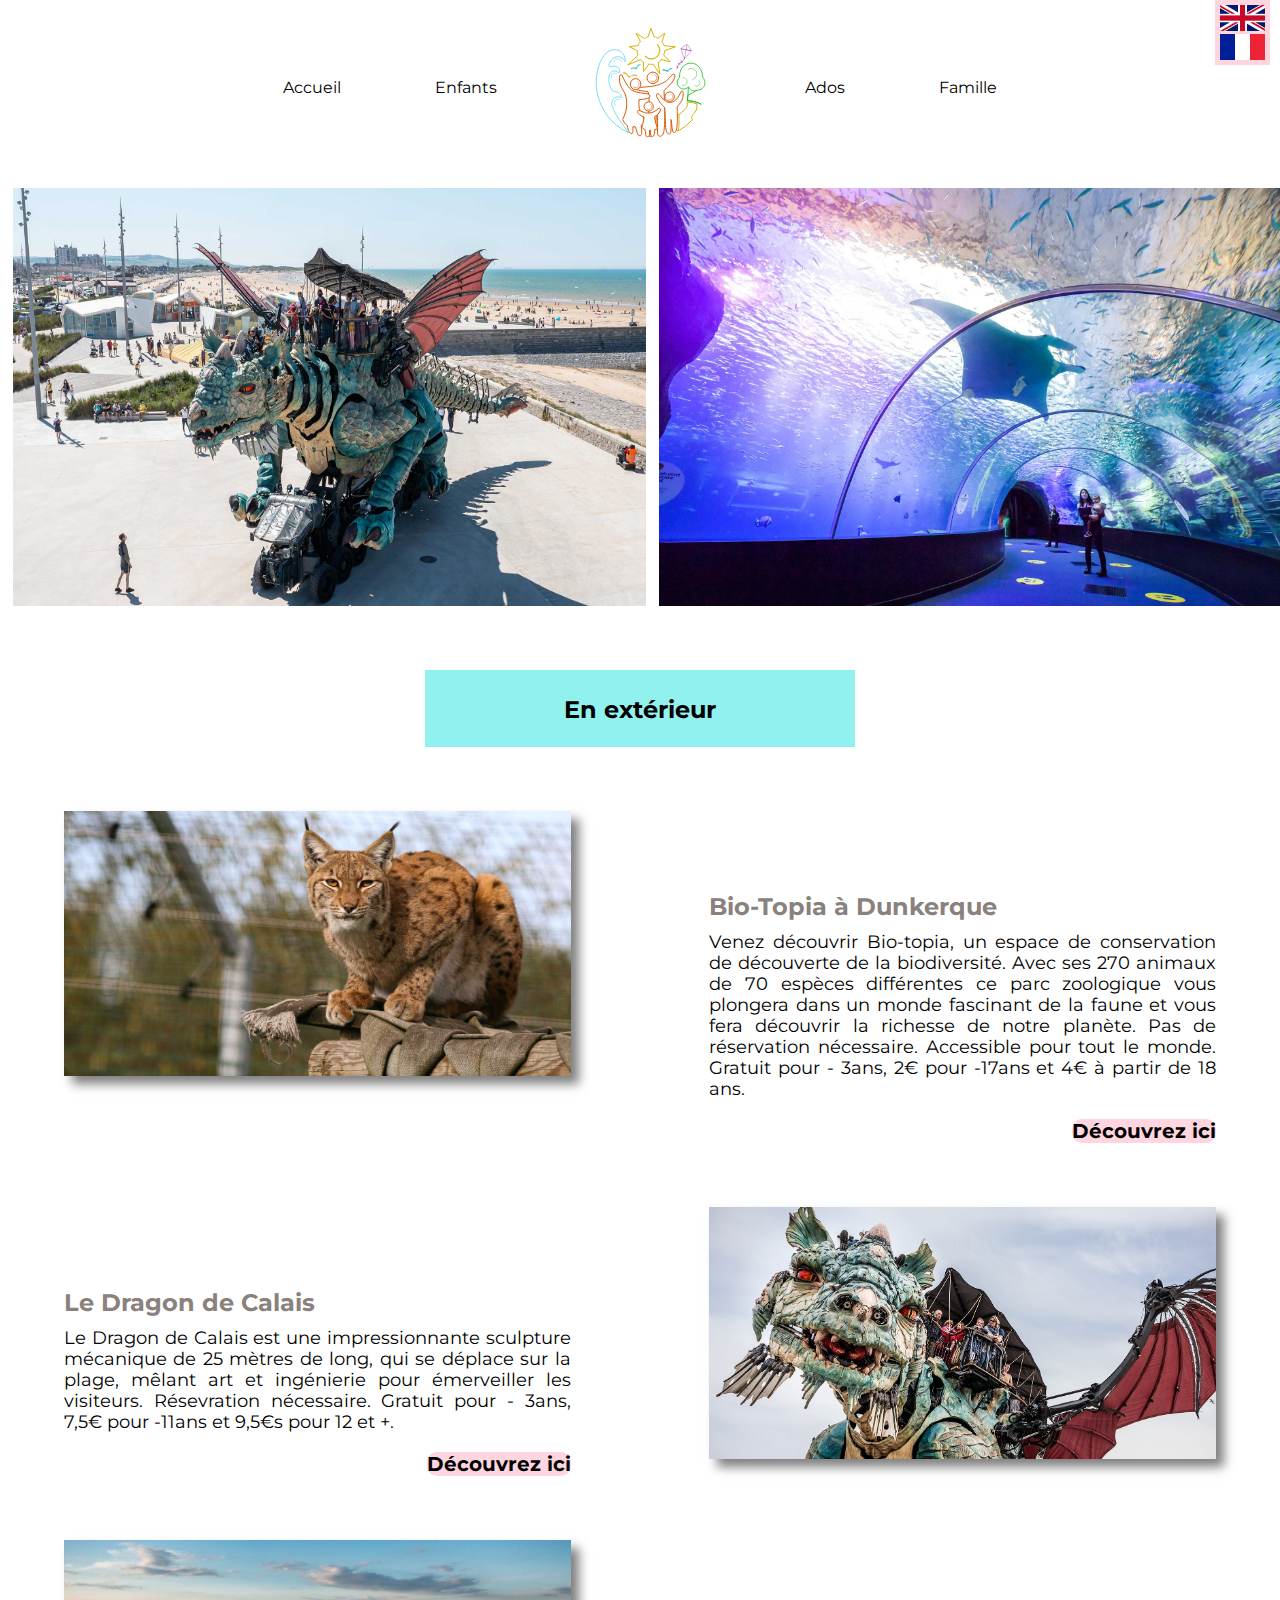
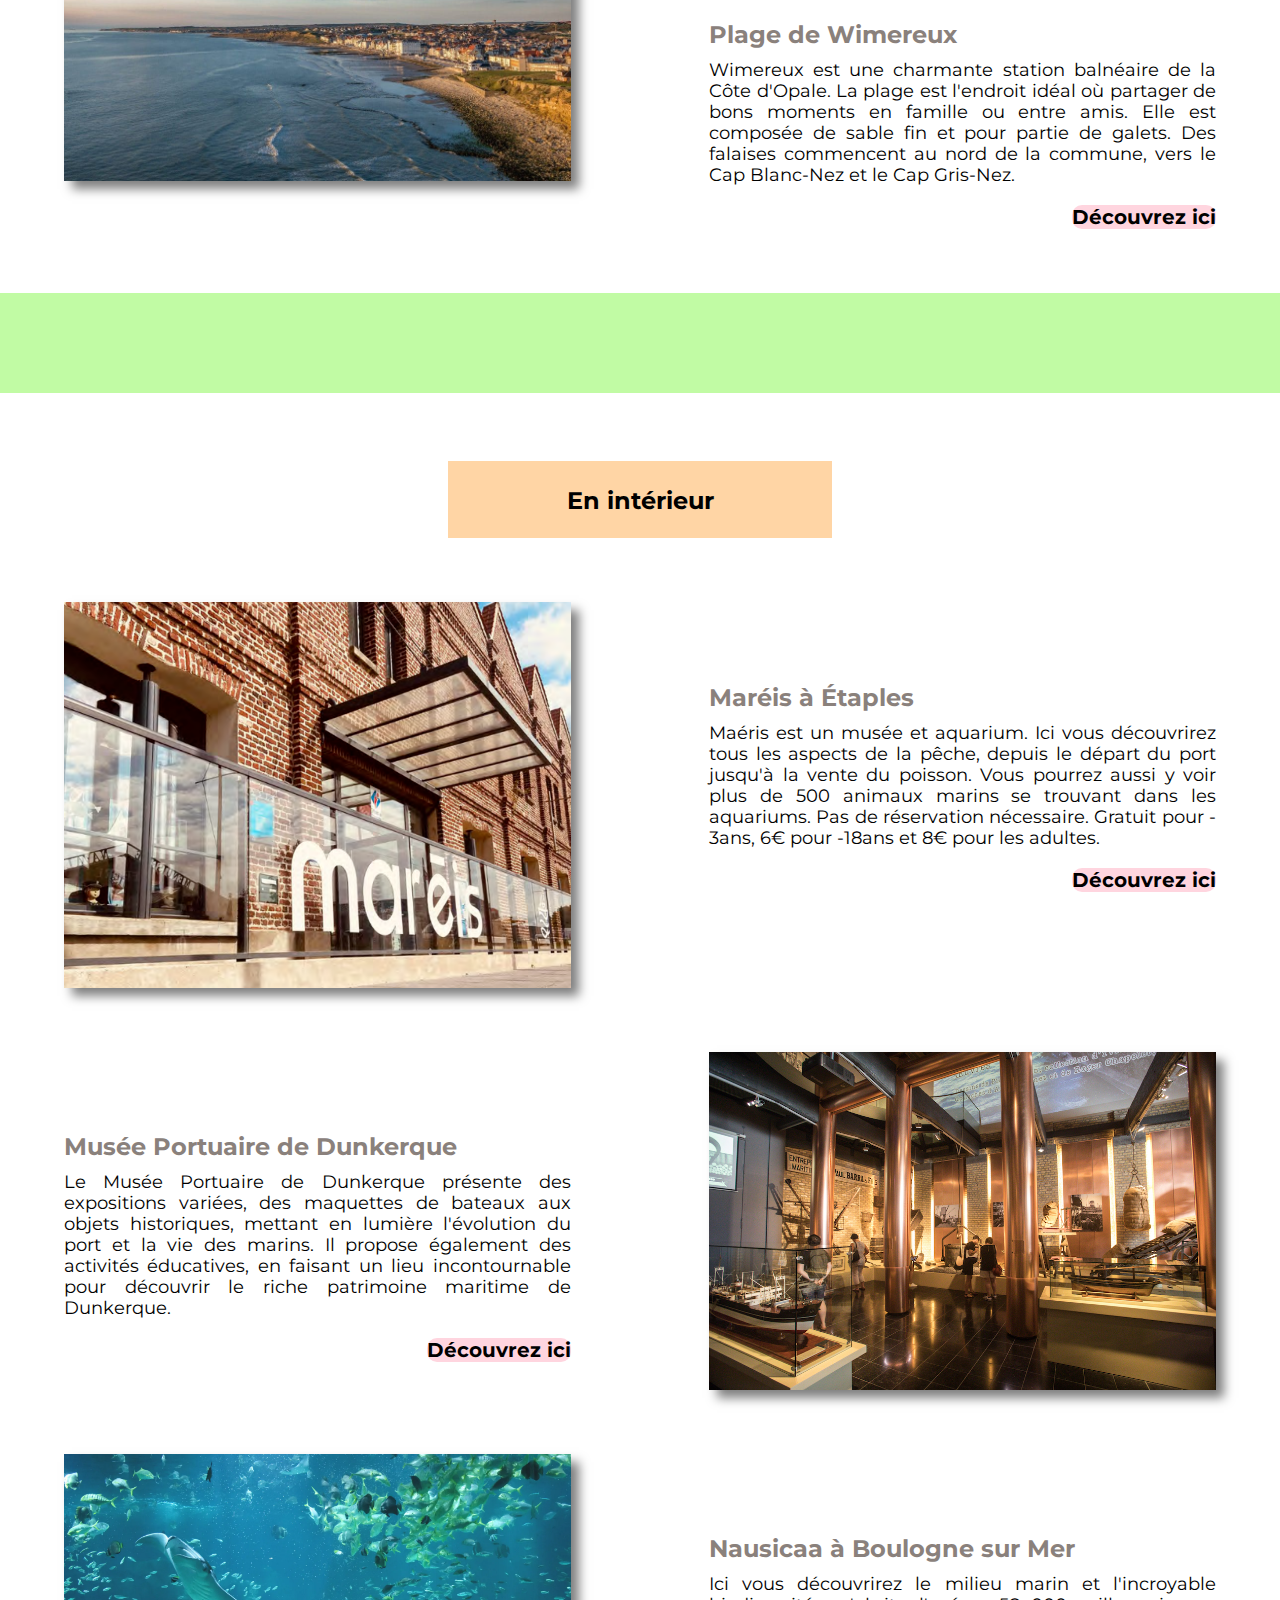
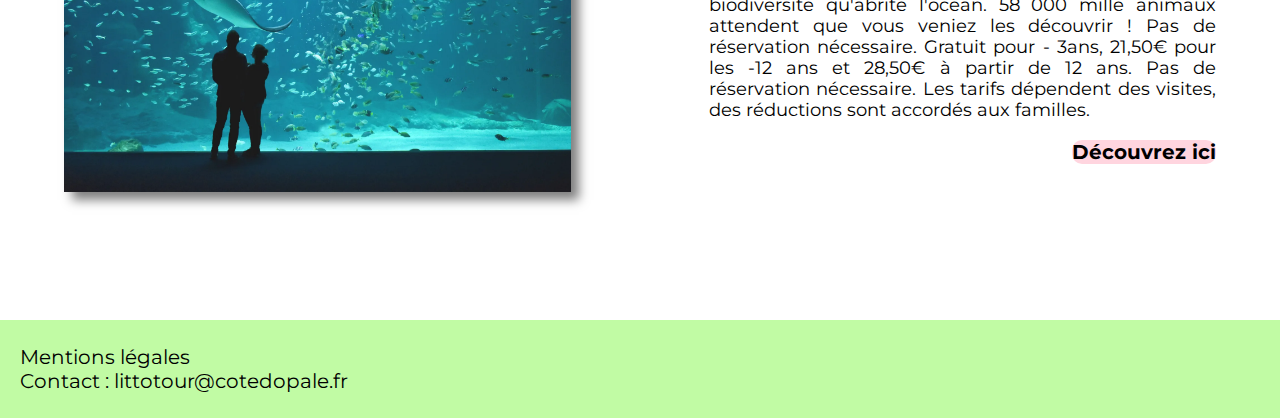
<file: famille.html>
<!DOCTYPE html>
<html lang="fr">

<head>
    <meta charset="UTF-8">
    <meta name="viewport" content="width=device-width, initial-scale=1.0">
    <link rel="stylesheet" href="css/style_littotour.css" type="text/css" />
    <link rel="preconnect" href="https://fonts.googleapis.com%22%3E" />
    <link rel="preconnect" href="https://fonts.gstatic.com/" crossorigin>
    <link
        href="https://fonts.googleapis.com/css2?family=Montserrat:ital,wght@0,100;0,200;0,300;0,400;0,500;0,600;0,700;0,800;0,900;1,100;1,200;1,300;1,400;1,500;1,600;1,700;1,800;1,900&display=swap"
        rel="stylesheet">
    <title>Litto'tour</title>
</head>

<body>

    <header>
        <div class="langues"><a href="famille_eng.html" target="_blank"><img class="anglais" src="img/anglais.png"></a>
            <br /><a href="famille.html"><img class="france" src="img/france.png"></a></div>

    </header>



    <nav>
        <div class="centre">
            <ul>
                <li><a class="lien_nav" href="index.html">Accueil</a></li>
                <li><a class="lien_nav" href="enfants.html">Enfants</a></li>
                <li><a href="index.html"><img src="img/logo.svg" /></li></a>
                <li><a class="lien_nav" href="ados.html">Ados</a></li>
                <li><a class="lien_nav" href="famille.html">Famille</a></li>
            </ul>
        </div>
    </nav>



    <div class="menu">
        <!-- Utilisation d'une checkbox -->
        <input type="checkbox" id="hamburger">
        <!-- Label de la checkbox -->
        <label id="hamburger-logo" for="hamburger">☰</label>
        <!-- Le reste du menu -->
        <nav>
            <a href="index.html">Accueil</a>
            <a href="enfants.html">Enfants</a>
            <a href="ados.html">Ados</a>
            <a href="famille.html">Famille</a>
        </nav>

    </div>

    <div class="logo_res">
        <img src="img/logo.svg" />
    </div>

    <br>
    <br>

    <p class="titre_ban_responsive">LITTO'TOUR</p>



    <div class="haut_images">
        <img class="laby" src="img/dragon.jpg">
        <img class="enfants" src="img/nausicaa.png">
    </div>

    <div class="exterieur">
        <p class="div_cont">En extérieur</p>
    </div>

    <div class="act_1">
        <img class="parc" src="img/bio-topia.jpg">
        <div class="des_act_1">
            <p class="titre_act_1">Bio-Topia à Dunkerque</p>
            <p class="texte_act_1">Venez découvrir Bio-topia, un espace de conservation de découverte de la
                biodiversité. Avec ses 270 animaux de 70 espèces différentes ce parc zoologique vous plongera dans un
                monde fascinant de la faune et vous fera découvrir la richesse de notre planète.
                Pas de réservation nécessaire.
                Accessible pour tout le monde.
                Gratuit pour - 3ans, 2€ pour -17ans et 4€ à partir de 18 ans.
            </p>
            <a class="decouvrir1" href="https://www.bio-topia.fr/">Découvrez ici</a>
        </div>
    </div>


    <div class="act_2">
        <img class="manege" src="img/calais.jpg">
        <div class="des_act_2">
            <p class="titre_act_2">Le Dragon de Calais</p>
            <p class="texte_act_2">Le Dragon de Calais est une impressionnante sculpture mécanique de 25 mètres de long,
                qui se déplace sur la plage, mêlant art et ingénierie pour émerveiller les visiteurs.
                Résevration nécessaire.
                Gratuit pour - 3ans, 7,5€ pour -11ans et 9,5€s pour 12 et +.
            </p>
            <a class="decouvrir2" href="https://www.compagniedudragon.com/">Découvrez ici</a>

        </div>
    </div>

    <div class="act_1">
        <img class="parc" src="img/littoral.jpg">
        <div class="des_act_1">
            <p class="titre_act_1">Plage de Wimereux</p>
            <p class="texte_act_1">Wimereux est une charmante station balnéaire de la Côte d'Opale. La plage est
                l'endroit idéal où partager de bons moments en famille ou entre amis. Elle est composée de sable fin et
                pour partie de galets. Des falaises commencent au nord de la commune, vers le Cap Blanc-Nez et le Cap
                Gris-Nez.</p>
            <a class="decouvrir1"
                href="https://www.tripadvisor.fr/Attraction_Review-g635813-d14949842-Reviews-Wimereux_Beach-Wimereux_Pas_de_Calais_Hauts_de_France.html">Découvrez
                ici</a>
        </div>
    </div>

    <canvas class="rectangle_vert"></canvas>


    <div class="interieur">
        <p class="div_cont">En intérieur</p>
    </div>



    <div class="act_1">
        <img class="parc" src="img/mareis.png">
        <div class="des_act_1">
            <p class="titre_act_1">Maréis à Étaples</p>
            <p class="texte_act_1">Maéris est un musée et aquarium. Ici vous découvrirez tous les aspects de la pêche,
                depuis le départ du port jusqu'à la vente du poisson. Vous pourrez aussi y voir plus de 500 animaux
                marins se trouvant dans les aquariums.
                Pas de réservation nécessaire.
                Gratuit pour - 3ans, 6€ pour -18ans et 8€ pour les adultes.

            </p>
            <a class="decouvrir1" href="https://www.mareis.fr/">Découvrez ici</a>
        </div>
    </div>




    <div class="act_2">
        <img class="manege" src="img/museeportuaire.jpg">
        <div class="des_act_2">
            <p class="titre_act_2">Musée Portuaire de Dunkerque</p>
            <p class="texte_act_2">Le Musée Portuaire de Dunkerque présente des expositions variées, des maquettes de
                bateaux aux objets historiques, mettant en lumière l'évolution du port et la vie des marins. Il propose
                également des activités éducatives, en faisant un lieu incontournable pour découvrir le riche patrimoine
                maritime de Dunkerque.</p>
            <a class="decouvrir2" href="https://museemaritimeportuaire.com/">Découvrez ici</a>

        </div>
    </div>




    <div class="act_1">
        <img class="parc" src="img/nausica2.png">
        <div class="des_act_1">
            <p class="titre_act_1">Nausicaa à Boulogne sur Mer</p>
            <p class="texte_act_1">Ici vous découvrirez le milieu marin et l'incroyable biodiversité qu'abrite l'océan.
                58 000 mille animaux attendent que vous veniez les découvrir !
                Pas de réservation nécessaire.
                Gratuit pour - 3ans, 21,50€ pour les -12 ans et 28,50€ à partir de 12 ans.
                Pas de réservation nécessaire. Les tarifs dépendent des visites, des réductions sont accordés aux
                familles.
            </p>
            <a class="decouvrir1"
                href="https://www.nausicaa.fr/fr?gad=1&gclid=CjwKCAjws9ipBhB1EiwAccEi1P_Bq88tM9f61bdaSBD4h73sX3pj9UjSk1qkbw0B8kvQR3JyTId9tRoChTwQAvD_BwE">Découvrez
                ici</a>
        </div>
    </div>


    <footer>

        <ul>
            <li> <a class="mentions_legales" href="mentions_legales.html">Mentions légales</a></li>

            <li>
                <p class="footer_contact"> Contact : littotour@cotedopale.fr </p>
            </li>

        </ul>

    </footer>










</body>

</html>
</file>
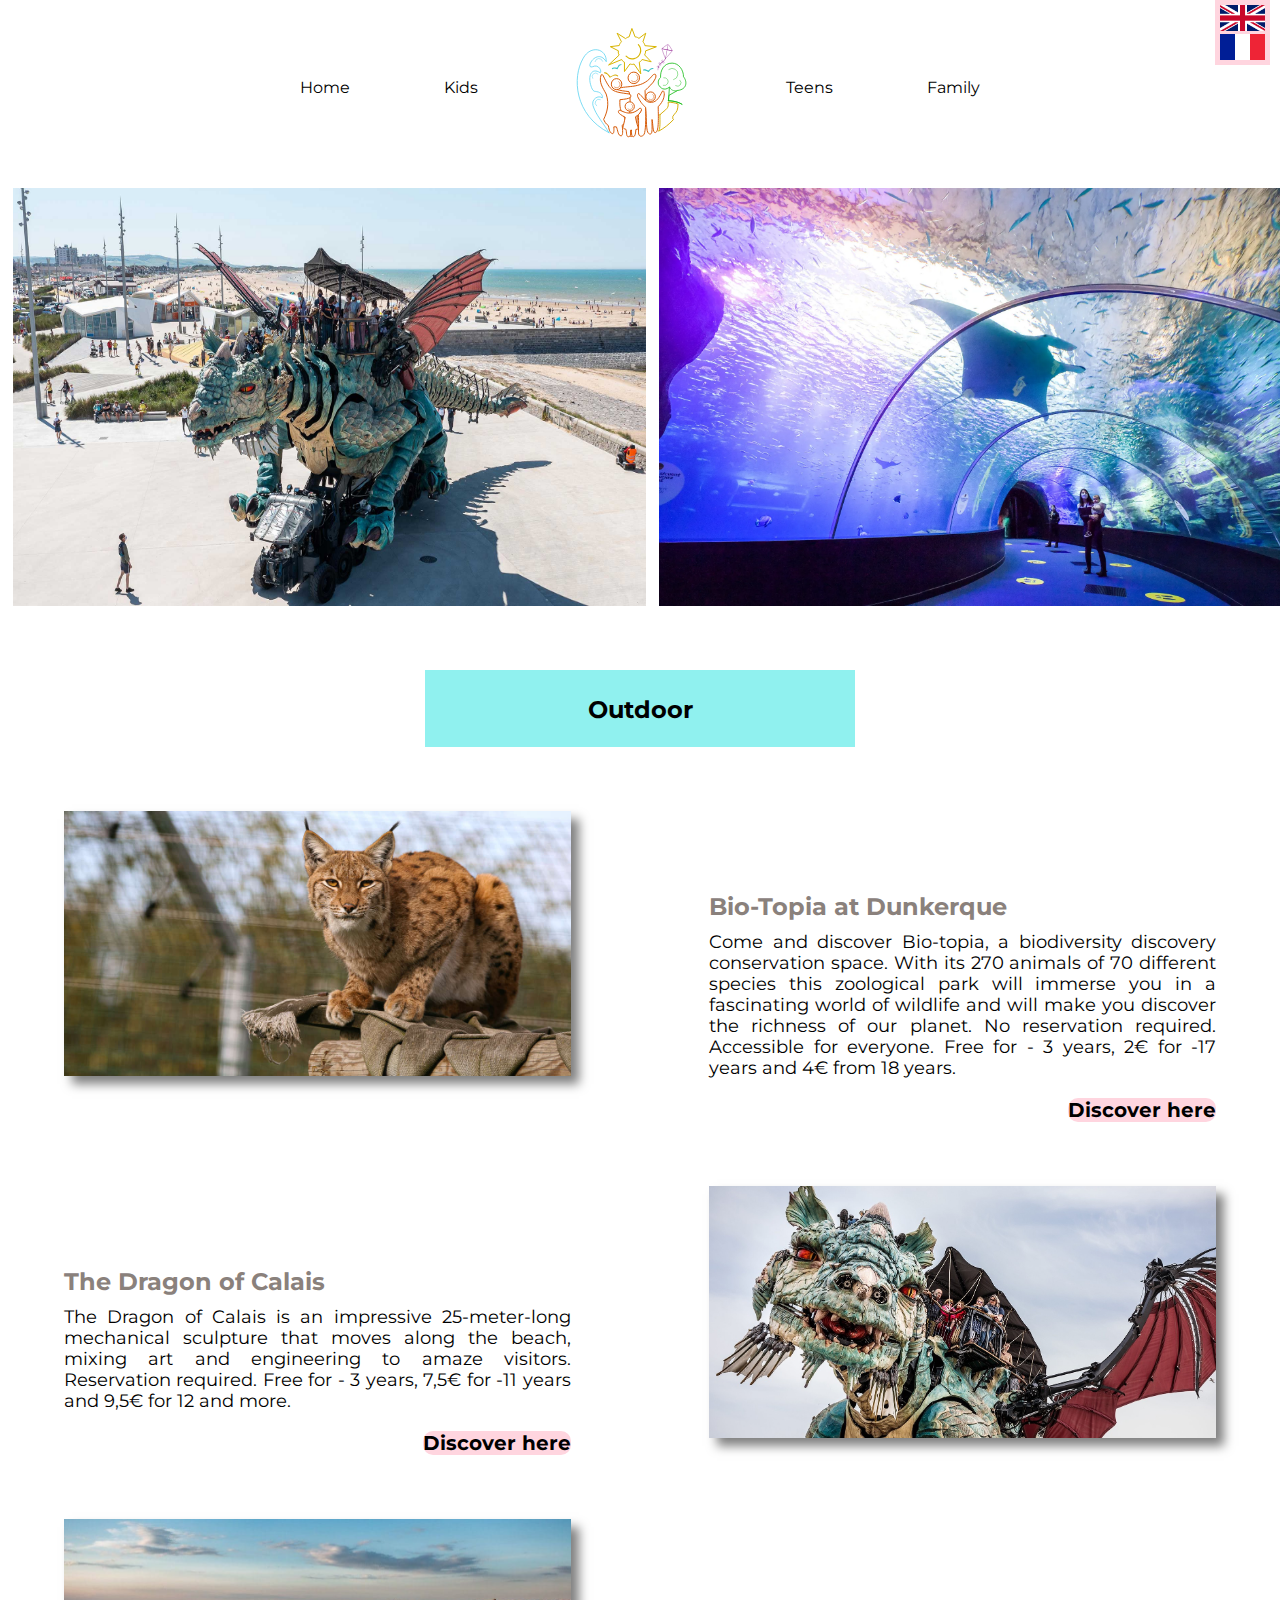
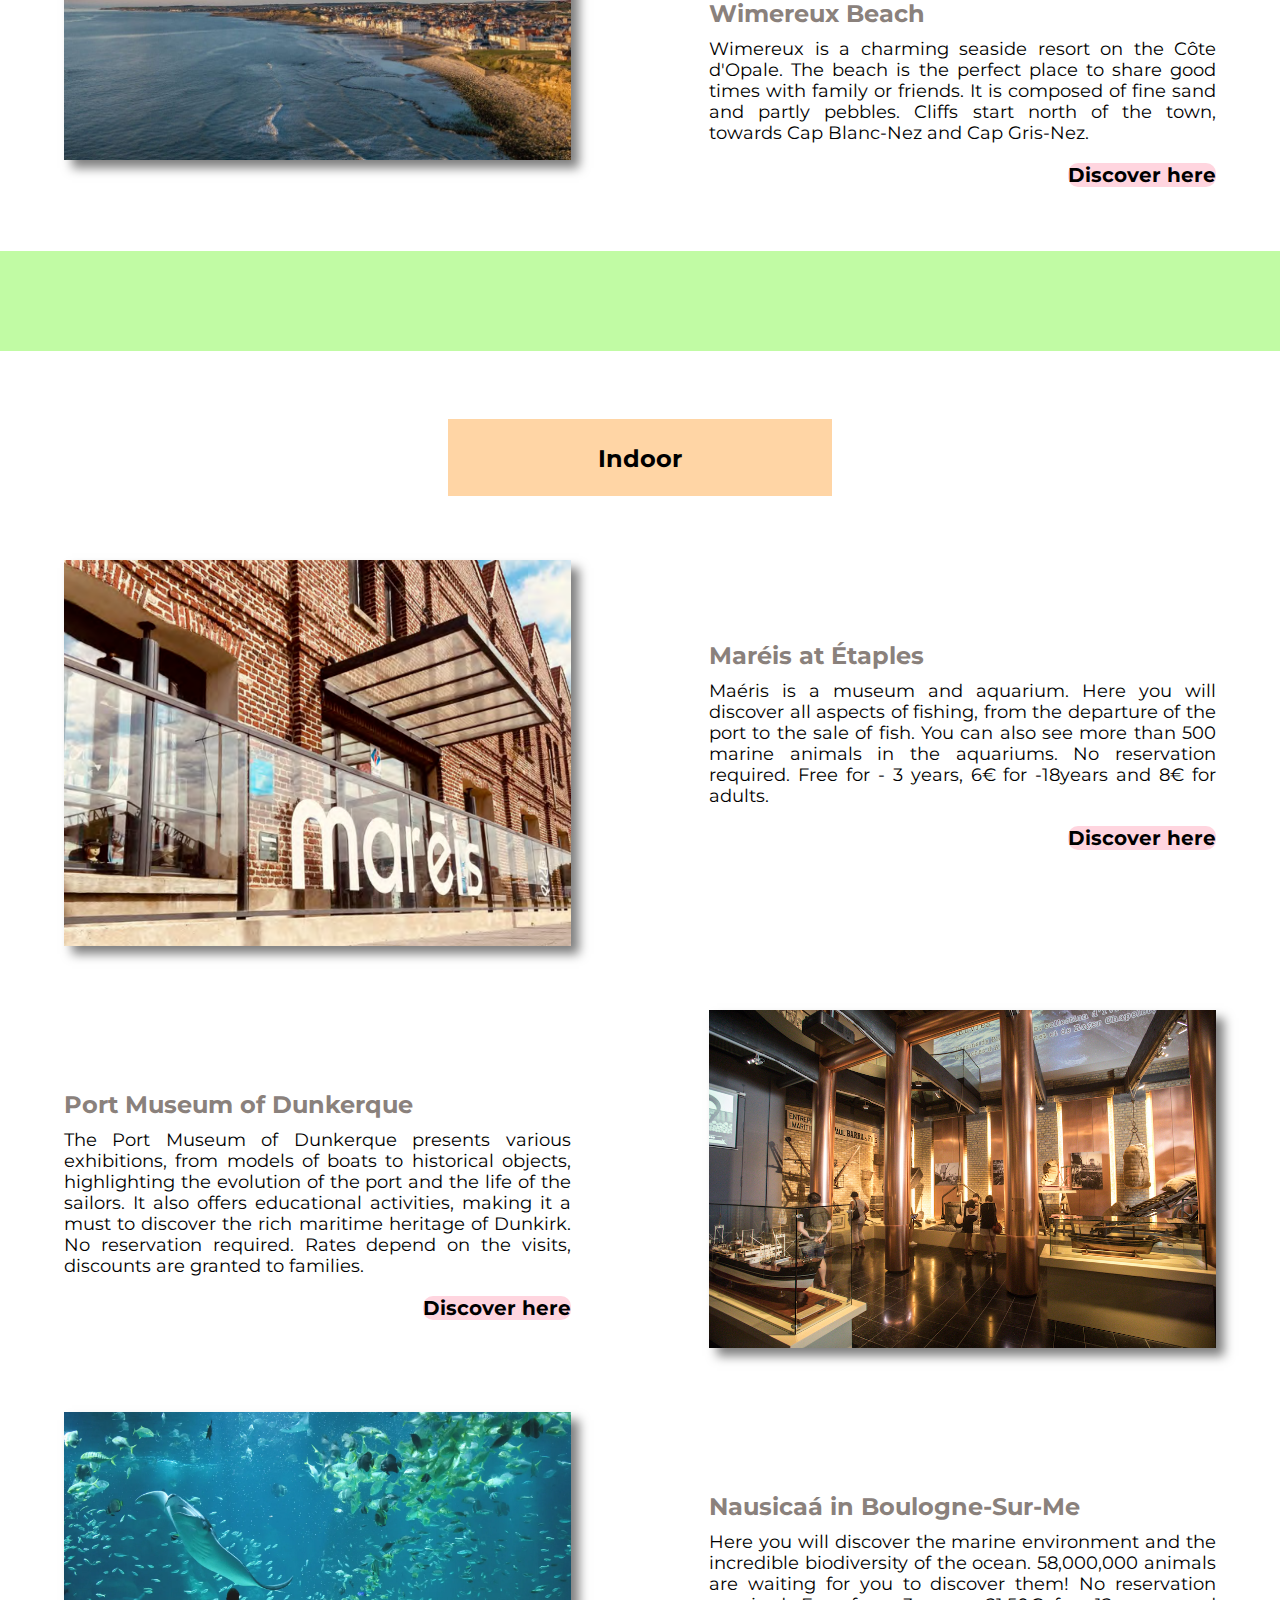
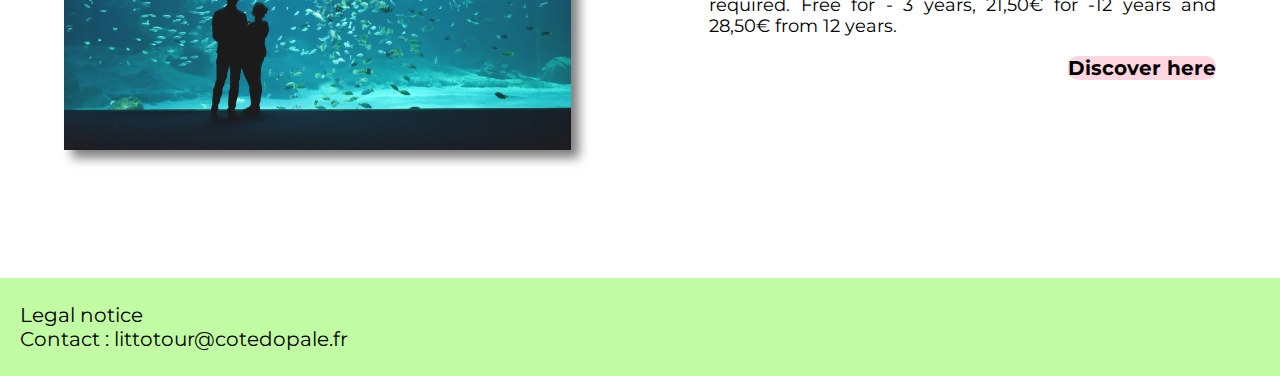
<file: famille_eng.html>
<!DOCTYPE html>
<html lang="fr">

<head>
    <meta charset="UTF-8">
    <meta name="viewport" content="width=device-width, initial-scale=1.0">
    <link rel="stylesheet" href="css/style_littotour.css" type="text/css" />
    <link rel="preconnect" href="https://fonts.googleapis.com%22%3E" />
    <link rel="preconnect" href="https://fonts.gstatic.com/" crossorigin>
    <link
        href="https://fonts.googleapis.com/css2?family=Montserrat:ital,wght@0,100;0,200;0,300;0,400;0,500;0,600;0,700;0,800;0,900;1,100;1,200;1,300;1,400;1,500;1,600;1,700;1,800;1,900&display=swap"
        rel="stylesheet">
    <title>Litto'tour</title>
</head>

<body>

    <header>
        <div class="langues"><a href="famille_eng.html" target="_blank"><img class="anglais" src="img/anglais.png"></a>
            <br /><a href="famille.html"><img class="france" src="img/france.png"></a>
        </div>

    </header>

    <nav>
        <div class="centre">
            <ul>
                <li><a class="lien_nav" href="index_eng.html">Home</a></li>
                <li><a class="lien_nav" href="enfants_eng.html">Kids</a></li>
                <li><a href="index_eng.html"><img src="img/logo.svg" /></li></a>
                <li><a class="lien_nav" href="ados_eng.html">Teens</a></li>
                <li><a class="lien_nav" href="famille_eng.html">Family</a></li>
            </ul>
        </div>
    </nav>




    <div class="menu">
        <!-- Utilisation d'une checkbox -->
        <input type="checkbox" id="hamburger">
        <!-- Label de la checkbox -->
        <label id="hamburger-logo" for="hamburger">☰</label>
        <!-- Le reste du menu -->
        <nav>
            <a href="index_eng.html">Home</a>
            <a href="enfants_eng.html">Kids</a>
            <a href="ados_eng.html">Teens</a>
            <a href="famille_eng.html">Family</a>
        </nav>

    </div>

    <div class="logo_res">
        <img src="img/logo.svg" />
    </div>

    <br>
    <br>

    <p class="titre_ban_responsive">LITTO'TOUR</p>



    <div class="haut_images">
        <img class="laby" src="img/dragon.jpg">
        <img class="enfants" src="img/nausicaa.png">
    </div>

    <div class="exterieur">
        <p class="div_cont">Outdoor</p>
    </div>

    <div class="act_1">
        <img class="parc" src="img/bio-topia.jpg">
        <div class="des_act_1">
            <p class="titre_act_1">Bio-Topia at Dunkerque</p>
            <p class="texte_act_1">Come and discover Bio-topia, a biodiversity discovery conservation space. With its
                270 animals of 70 different species this zoological park will immerse you in a fascinating world of
                wildlife and will make you discover the richness of our planet.
                No reservation required.
                Accessible for everyone.
                Free for - 3 years, 2€ for -17 years and 4€ from 18 years.

            </p>
            <a class="decouvrir1" href="https://www.bio-topia.fr/">Discover here</a>
        </div>
    </div>


    <div class="act_2">
        <img class="manege" src="img/calais.jpg">
        <div class="des_act_2">
            <p class="titre_act_2">The Dragon of Calais</p>
            <p class="texte_act_2">The Dragon of Calais is an impressive 25-meter-long mechanical sculpture that moves
                along the beach, mixing art and engineering to amaze visitors.
                Reservation required.
                Free for - 3 years, 7,5€ for -11 years and 9,5€ for 12 and more.

            </p>
            <a class="decouvrir2" href="https://www.compagniedudragon.com/">Discover here</a>

        </div>
    </div>

    <div class="act_1">
        <img class="parc" src="img/littoral.jpg">
        <div class="des_act_1">
            <p class="titre_act_1">Wimereux Beach</p>
            <p class="texte_act_1">Wimereux is a charming seaside resort on the Côte d'Opale. The beach is the perfect
                place to share good times with family or friends. It is composed of fine sand and partly pebbles. Cliffs
                start north of the town, towards Cap Blanc-Nez and Cap Gris-Nez.</p>
            <a class="decouvrir1"
                href="https://www.tripadvisor.fr/Attraction_Review-g635813-d14949842-Reviews-Wimereux_Beach-Wimereux_Pas_de_Calais_Hauts_de_France.html">Discover
                here</a>
        </div>
    </div>

    <canvas class="rectangle_vert"></canvas>


    <div class="interieur">
        <p class="div_cont">Indoor</p>
    </div>



    <div class="act_1">
        <img class="parc" src="img/mareis.png">
        <div class="des_act_1">
            <p class="titre_act_1">Maréis at Étaples</p>
            <p class="texte_act_1">Maéris is a museum and aquarium. Here you will discover all aspects of fishing, from
                the departure of the port to the sale of fish. You can also see more than 500 marine animals in the
                aquariums.
                No reservation required.
                Free for - 3 years, 6€ for -18years and 8€ for adults.

            </p>
            <a class="decouvrir1" href="https://www.mareis.fr/">Discover here</a>
        </div>
    </div>




    <div class="act_2">
        <img class="manege" src="img/museeportuaire.jpg">
        <div class="des_act_2">
            <p class="titre_act_2">Port Museum of Dunkerque</p>
            <p class="texte_act_2">The Port Museum of Dunkerque presents various exhibitions, from models of boats to
                historical objects, highlighting the evolution of the port and the life of the sailors. It also offers
                educational activities, making it a must to discover the rich maritime heritage of Dunkirk.
                No reservation required. Rates depend on the visits, discounts are granted to families.
            </p>
            <a class="decouvrir2" href="https://museemaritimeportuaire.com/">Discover here</a>

        </div>
    </div>




    <div class="act_1">
        <img class="parc" src="img/nausica2.png">
        <div class="des_act_1">
            <p class="titre_act_1">Nausicaá in Boulogne-Sur-Me</p>
            <p class="texte_act_1">Here you will discover the marine environment and the incredible biodiversity of the
                ocean. 58,000,000 animals are waiting for you to discover them!
                No reservation required.
                Free for - 3 years, 21,50€ for -12 years and 28,50€ from 12 years.
            </p>
            <a class="decouvrir1"
                href="https://www.nausicaa.fr/fr?gad=1&gclid=CjwKCAjws9ipBhB1EiwAccEi1P_Bq88tM9f61bdaSBD4h73sX3pj9UjSk1qkbw0B8kvQR3JyTId9tRoChTwQAvD_BwE">Discover
                here</a>
        </div>
    </div>


    <footer>

        <ul>
            <li> <a class="mentions_legales" href="mentions_legales_eng.html">Legal notice</a></li>

            <li>
                <p class="footer_contact"> Contact : littotour@cotedopale.fr </p>
            </li>

        </ul>

    </footer>










</body>

</html>
</file>
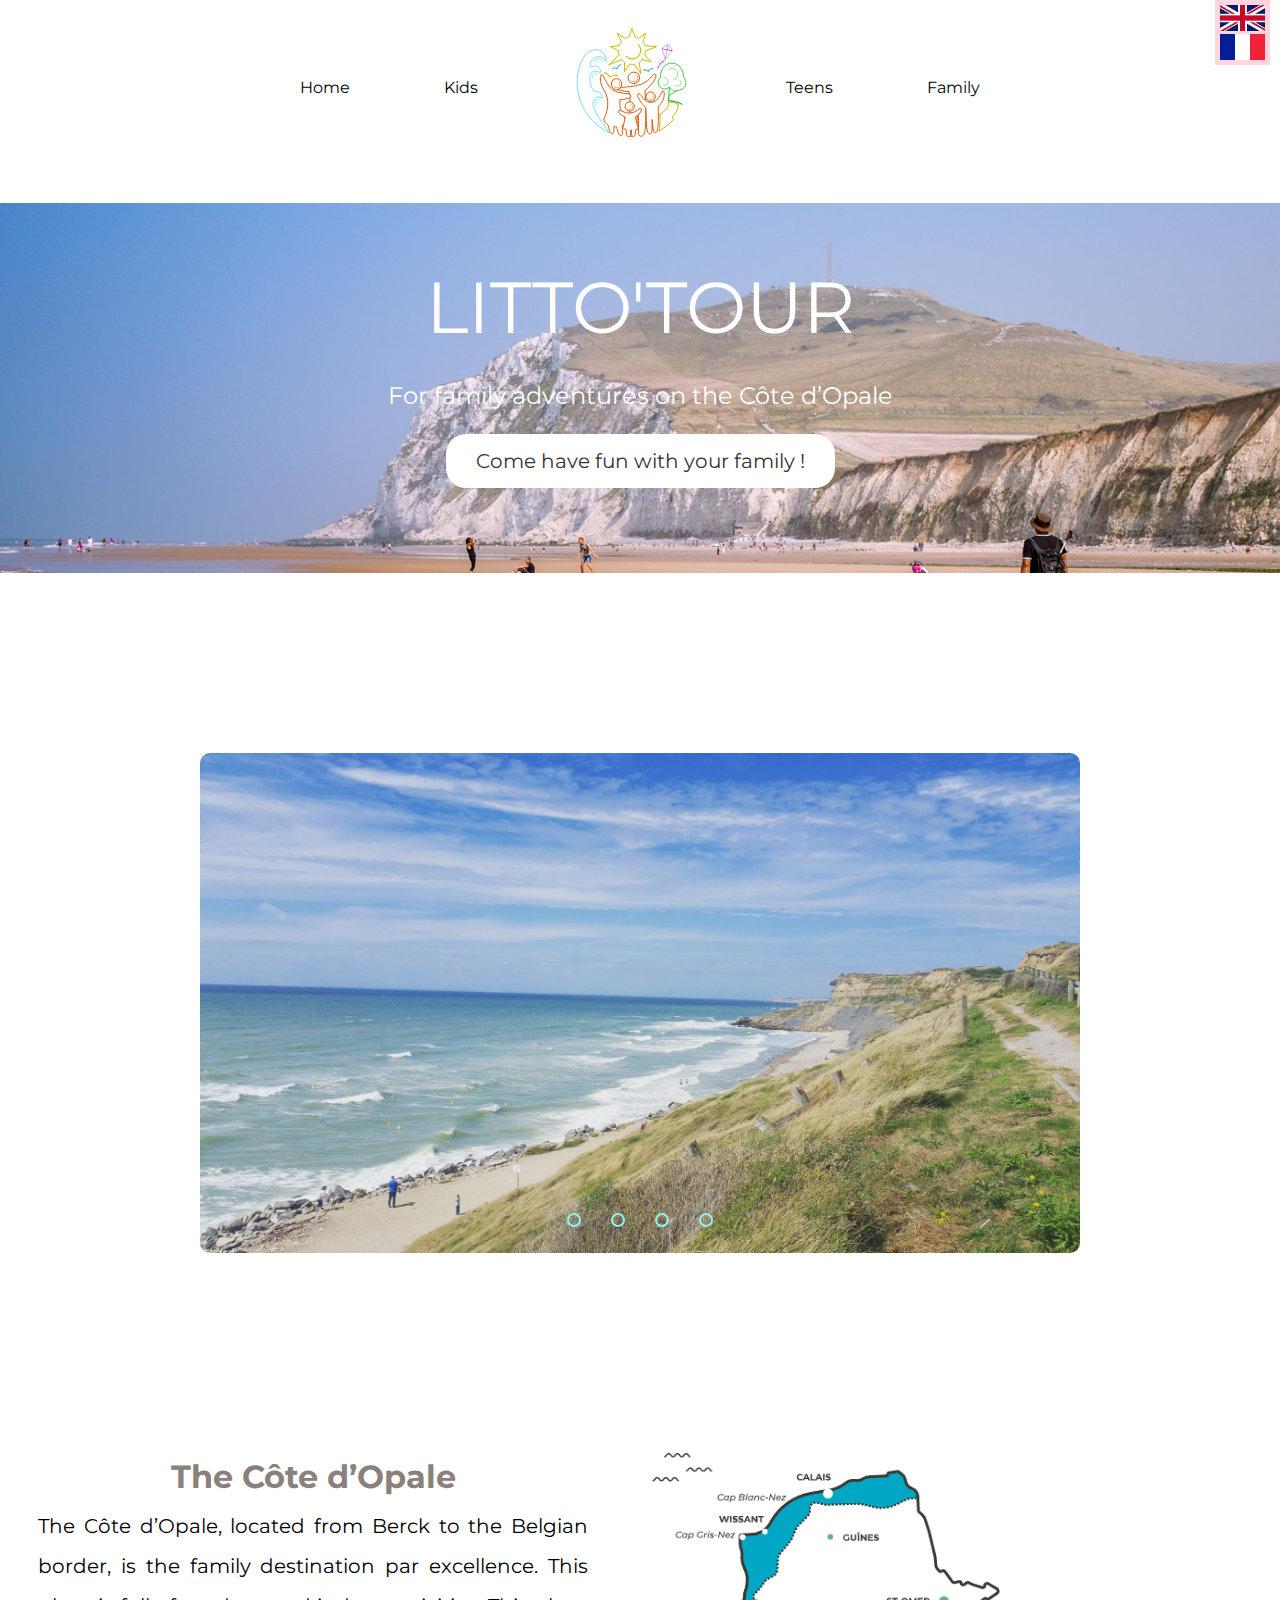
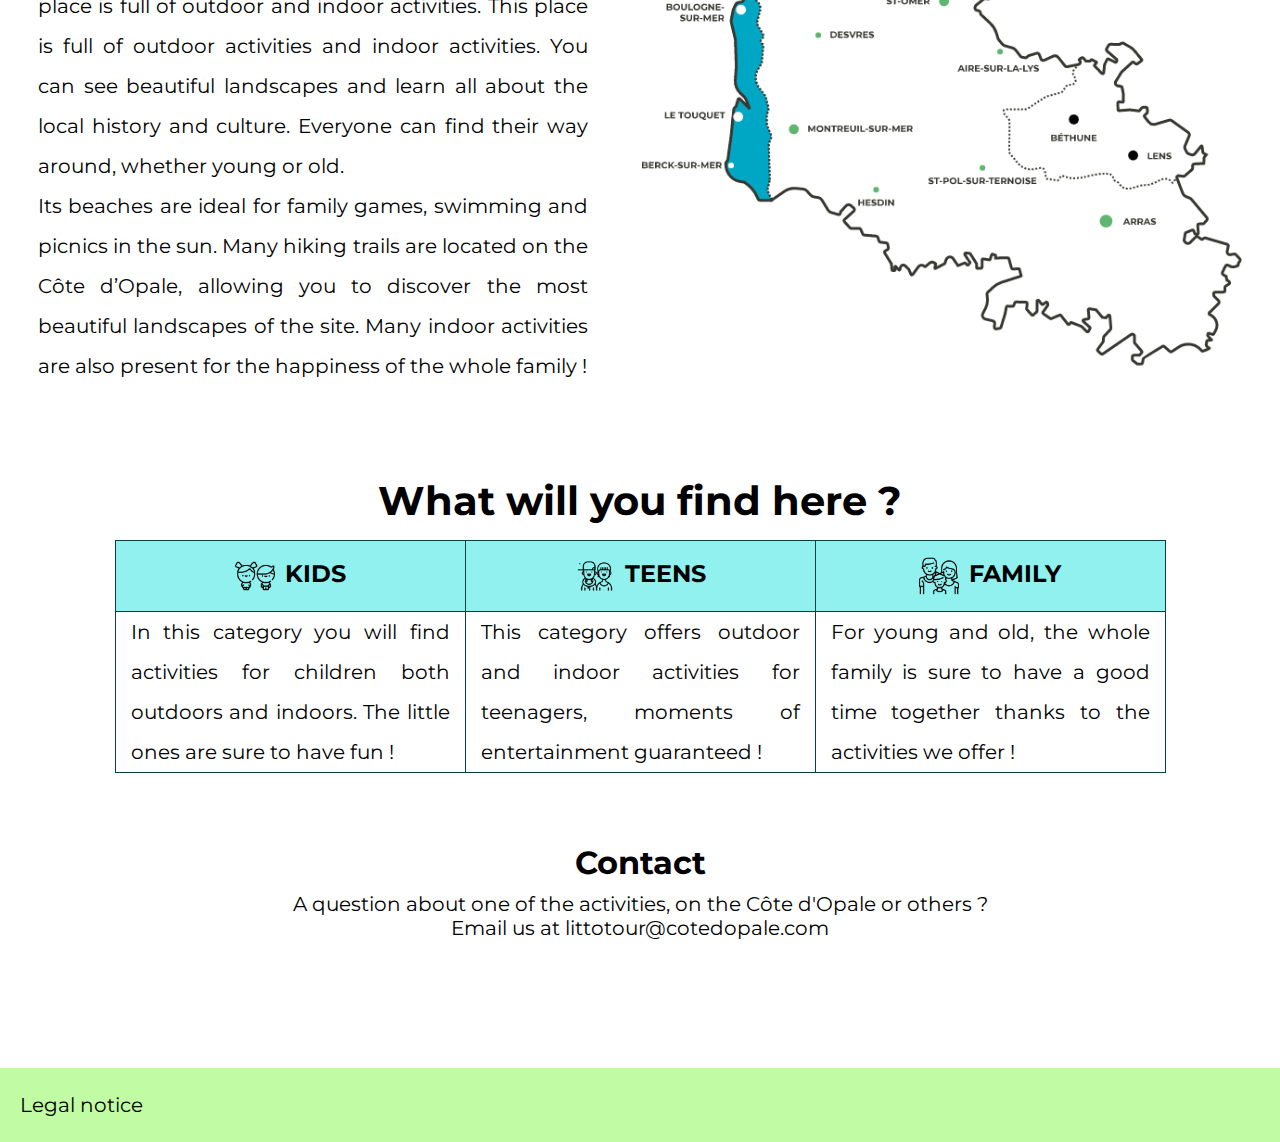
<file: index_eng.html>
<!DOCTYPE html>
<html lang="fr">

<head>
    <meta charset="UTF-8">
    <meta name="viewport" content="width=device-width, initial-scale=1.0">
    <link rel="stylesheet" type="text/css" href="css/style_littotour.css" />
    <title>Littotour</title>
    <link rel="preconnect" href="https://fonts.googleapis.com">
    <link rel="preconnect" href="https://fonts.gstatic.com" crossorigin>
    <link
        href="https://fonts.googleapis.com/css2?family=Montserrat:ital,wght@0,100;0,200;0,300;0,400;0,500;0,600;0,700;0,800;0,900;1,100;1,200;1,300;1,400;1,500;1,600;1,700;1,800;1,900&display=swap"
        rel="stylesheet">
</head>

<body>
    <header>
        <div>
            <div class="langues"><a href="index_eng.html" target="_blank">
                    <img class="anglais" src="img/anglais.png"></a> <br />
                <a href="index.html"><img class="france" src="img/france.png"></a>
            </div>
        </div>
        <p class="titre_header_responsive"></p>
    </header>

    <nav>
        <div class="centre">
            <ul>
                <li><a class="lien_nav" href="index_eng.html">Home</a></li>
                <li><a class="lien_nav" href="enfants_eng.html">Kids</a></li>
                <li><a href="index_eng.html"><img src="img/logo.svg" /></li></a>
                <li><a class="lien_nav" href="ados_eng.html">Teens</a></li>
                <li><a class="lien_nav" href="famille_eng.html">Family</a></li>
            </ul>
        </div>
    </nav>

    <div class="menu">
        <!-- Utilisation d'une checkbox -->
        <input type="checkbox" id="hamburger">
        <!-- Label de la checkbox -->
        <label id="hamburger-logo" for="hamburger">☰</label>
        <!-- Le reste du menu -->
        <nav>
            <a href="index_eng.html">Home</a>
            <a href="enfants_eng.html">Kids</a>
            <a href="ados_eng.html">Teens</a>
            <a href="famille_eng.html">Family</a>
        </nav>

    </div>

    <div class="logo_res">
        <img src="img/logo.svg" />
    </div>

    <br>
    <br>

    <p class="titre_ban_responsive">LITTO'TOUR</p>

    <article>
        <div class="banniere">
            <div class="banniere_2">
                <p class="titre_ban">LITTO'TOUR</p>
                <p class="slogan">For family adventures on the Côte d’Opale</p>
                <br>
                <a href="famille_eng.html"><button class="CTA_accueil">Come have fun with your family !
                    </button></a>
            </div>
        </div>



        <!-------CAROUSEL-------->
        <div class="carousel_glob">
            <div class="carousel">
                <div class="images">
                    <input type="radio" name="boutons" id="bouton1">
                    <input type="radio" name="boutons" id="bouton2">
                    <input type="radio" name="boutons" id="bouton3">
                    <input type="radio" name="boutons" id="bouton4">

                    <div class="image first">
                        <img src="img/1.jpg" alt="">
                    </div>

                    <div class="image">
                        <img src="img/2.jpg" alt="">
                    </div>

                    <div class="image">
                        <img src="img/3.jpg" alt="">
                    </div>

                    <div class="image">
                        <img src="img/4.jpg" alt="">
                    </div>

                </div>

                <div class="defil">
                    <label for="bouton1" class="bout"></label>
                    <label for="bouton2" class="bout"></label>
                    <label for="bouton3" class="bout"></label>
                    <label for="bouton4" class="bout"></label>
                </div>

            </div>
        </div>

        <div class="def_cote_opale"> <!-- bloc comprenant titre, texte et image de la cote d'opales-->

            <div class="texte_opale">
                <h1>The Côte d’Opale </h1>
                <p>The Côte d’Opale, located from Berck to the Belgian border, is the family destination par excellence.
                    This place is full of outdoor and indoor activities.
                    This place is full of outdoor activities and indoor activities.
                    You can see beautiful landscapes and learn all about the local history and culture. Everyone can
                    find their way around, whether young or old.
                    <br>
                    Its beaches are ideal for family games, swimming and picnics in the sun.
                    Many hiking trails are located on the Côte d’Opale, allowing you to discover the most beautiful
                    landscapes of the site. Many indoor activities are also present for the happiness of the whole
                    family !
                </p>
            </div>

            <img class="carte" src="img/carte_litto.jpg" alt="Carte du Littoral" />

        </div>



        <table class="tableau_accueil">

            <caption class="titre_tableau">
                <h1>What will you find here ?</h1>
            </caption> <!--titre du tableau-->

            <thead>
                <tr>
                    <th class="enfant">KIDS</th>
                    <th class="ado">TEENS</th>
                    <th class="famille">FAMILY</th>
                </tr>
            </thead>

            <tr>
                <td>In this category you will find activities for children both outdoors and indoors. The little ones
                    are sure to have fun !</td>
                <td>This category offers outdoor and indoor activities for teenagers, moments of entertainment
                    guaranteed !</td>
                <td>For young and old, the whole family is sure to have a good time together thanks to the activities we
                    offer !</td>
            </tr>

        </table>


        <div class="contact_accueil">
            <p class="titre_contact_accueil">Contact</p>
            <p class="text_contact_accueil">A question about one of the activities, on the Côte d'Opale or others ? <br>
                Email us at littotour@cotedopale.com</p>
        </div>
    </article>

    <footer>
        <a class="mentions_legales" href="mentions_legales_eng.html">Legal notice</a>

    </footer>
</body>

</html>
</file>
<file: css/style_littotour.css>
* {
    padding: 0;
    margin: 0;
    box-sizing: border-box;
    font-family: 'Montserrat', sans-serif;
}



/*------------HEADER-----------*/
header {

    
    font-family: 'Montserrat';
    padding: 0px 0px 10px 0px;
    height: auto;
}

header nav {

    line-height: 300%;
    text-align: center;
    height: auto;


}

nav ul {
    margin: 0;
    padding: 0;
}

nav ul li {
    display: inline-block;
    padding: 40px;
    padding-top: 0px;
    cursor: pointer;
    vertical-align: middle;
    text-align: center;
    
}

nav ul li a {
    
    padding: 5px;
    border-radius: 0px;
    margin: 0;
    text-align: center;
    color: black;
    

}

li img {
    width: 120px;
    height: 137px;
    color: black;

}

header {
    font-size: 20px;
    transition: transform .2s;

}


.centre li:hover {
    -ms-transform: scale(1.2);
    -webkit-transform: scale(1.2);
    transform: scale(1.2);
    text-decoration: solid;
}

header a {
    color: black;
    text-decoration: none;
    


}

.lien_nav{
    border-color: #8a817c;
    border-radius: 10px;
    border:1px;
}

.lien_nav:hover {
    font-weight: bold;
    background-color: #FFD5DF;
    border-radius: 10px;
}

.logo:hover {
    background-color: #eeeeee;
}


.langues {
    box-sizing: border-box;
    background-color: #FFD5DF;
    padding: 5px;
    margin: 0;
    font-size: 66%;
    line-height: 125%;
    position: absolute;
    margin-top: 0px;
    padding-top: 5px;
    height: 65px;
    right: 0;
    font-size: 12px;
    color: black;
    margin-right: 10px;
}


.centre {
    height: 90px;
    text-align: center;

}

.anglais {
    width: 45px;
    height: 26px;
    transition: transform .1s;
}

.anglais:hover {
    -ms-transform: scale(1.3);
    -webkit-transform: scale(1.3);
    transform: scale(1.3);
}

.france {
    width: 45px;
    height: 26px;
}

.france:hover {
    -ms-transform: scale(1.3);
    -webkit-transform: scale(1.3);
    transform: scale(1.3);
}

/*----------------BANNIERE-----------------------*/
.banniere {
    background: url('../img/banniere_test.jpg');
    text-align: center;
    width: 100%s;
    height: 370px;
    background-size: cover;
    background-attachment: fixed;
    position: relative;
    overflow: hidden;
    padding: 0px, 0px, 0px, 0px;
    margin-top: 65px;
    margin-bottom: -120px;
}

.logo_res{
    display: none;
}

div .banniere_2 {
    width: 100%;
    height: 100%;
    padding: 50px;
    color: #FFF;

}

.titre_ban {
    font-family: 'Montserrat', sans-serif;
    font-size: 72px;
    margin-bottom: 30px;
    margin-top: 10px;
}

.slogan {
    font-family: 'Montserrat', sans-serif;
    font-size: 24px;
    margin-bottom: 5px;
}

.CTA_accueil {
    border: none;
    outline: none;
    padding: 15px 30px;
    border-radius: 20px;
    color: #333;
    background: #fff;
    margin-bottom: 20px;
    font-size: 20px;
    font-family: 'Montserrat', sans-serif;
}

.CTA_accueil:hover {
    cursor: pointer;
    -ms-transform: scale(1.2);
    -webkit-transform: scale(1.2);
    transform: scale(1.2);
}

.menu{
    display: none;
}

/*----------------------------------------------------------------Carousel d'images----------------------------------------------------*/

.titre_ban_responsive{
    display: none;
}

.carousel_glob {
    margin: 0px;
    padding: 0px;
    height: 100vh;
    display: flex;
    justify-content: center;
    align-items: center;
    margin-top: 100px;
}

.carousel {
    width: 880px;
    height: 500px;
    border-radius: 10px;
    overflow: hidden;
}

.images {
    width: 500%;
    height: 500px;
    display: flex;
}

.images input {
    display: none;
}

.image {
    width: 20%;
    transition: 2s;
}

.image img {
    width: 880px;
    height: 500px;
}

.defil {
    position: absolute;
    width: 880px;
    margin-top: -40px;
    justify-content: center;
    display: flex;
}

.bout {
    border: 2px solid #90f1ef;
    padding: 5px;
    border-radius: 10px;
    cursor: pointer;
    transition: 1s;
}

.bout:not(:last-child) {
    margin-right: 30px;
}

.bout:hover {
    background-color: #90f1ef;
}

#bouton1:checked~.first {
    margin-left: 0;
}

#bouton2:checked~.first {
    margin-left: -20%;
}

#bouton3:checked~.first {
    margin-left: -40%;
}

#bouton4:checked~.first {
    margin-left: -60%;
}

/*---------------------------------------------------------------------------------------------------------------------------------------------*/

/*-------------------------------------------texte+carte---------------------------------------------*/
.def_cote_opale {
    text-align: center;
}

.texte_opale h1 {
    text-align: center;
    margin-bottom: 10px;
    color: #8a817c;
}

.texte_opale p {
    /*texte seulement*/
    width: 550px;
    line-height: 40px;
    text-align: justify;
    font-size: 20px;
}


.texte_opale {
    /*texte dans la div*/
    display: inline-block;
    margin-right: 50px;
    margin-bottom: 50px;
}

.carte {
    /*carte seulement*/
    width: 600px;
}

/*-------------------------------------------tableau-------------------------------------------------*/

.tableau_accueil_res{
    display: none;
}

.tableau_accueil {
    /*modifie tableau en entier*/
    margin: auto;
    margin-bottom: 70px;
    /*distance avec le footer (à changer)*/
    margin-top: 40px;
    /*emplacement (hauteur sur la page), à modifier dans la mise en commun*/
}


.tableau_accueil,
th,
tr,
td {
    /*sélectionne toutes les cases*/
    border: 1px solid #074140;
    border-collapse: collapse;
    /*ajoute des bordures*/
}



.tableau_accueil tr th {
    /*1ère ligne*/
    background-color: #90F1EF;
    padding: 15px;
    font-size: 24px;

}


.tableau_accueil td {
    height: 100px;
    /*2ème ligne du tableau (taille, allignement)*/
    width: 350px;
    padding-left: 15px;
    padding-right: 15px;
    line-height: 40px;
    text-align: justify;
    font-size: 20px;
}



.titre_tableau {
    /*pour modifier titre du tableau*/
    margin-bottom: 15px;
    font-size: 20px;
}


/*----------------icons du tableau---------*/

.famille::before {
    content: "";
    background-image: url(../img/family.png);
    background-size: cover;
    display: inline-block;
    width: 40px;
    height: 40px;
    margin-right: 10px;
    vertical-align: middle;
}

.enfant::before {
    content: "";
    background-image: url(../img/children.png);
    background-size: cover;
    display: inline-block;
    width: 40px;
    height: 40px;
    margin-right: 10px;
    vertical-align: middle;
}


.ado::before {
    content: "";
    background-image: url(../img/adolescents.png);
    background-size: cover;
    display: inline-block;
    width: 40px;
    height: 40px;
    margin-right: 10px;
    vertical-align: middle;
}

/*-------------------CONTACT ACCUEIL-----------------*/

.contact_accueil {
    text-align: center;
    padding: 0;
    margin: 0;
    margin-bottom: 70px;
}

.titre_contact_accueil {
    font-size: 32px;
    font-weight: bold;
    padding: 0px;
    margin: 0px;
    margin-bottom: 10px;
}

.text_contact_accueil {
    font-size: 20px;
}


/*---------------------------------FOOTER---------------------------*/

footer {
    background-color: #c1fba4;
    position: relative;
    bottom: 0;
    padding: 25px 0px 25px 0px;
    margin: auto;
    width: 100%;
    margin-top: 10%;
}

footer a:hover {
    text-decoration: underline;
}


footer ul {

    padding: 0px;
    margin: 0px;
}



footer ul li {
    display: inline-block;
    padding: 0px;
    margin: 0px;

}


.mentions_legales {
    color: #000000;
    padding-left: 20px;
    padding-right: 980px;
    font-family: "montserrat", sans-serif;
    font-size: 20px;
    text-decoration: none;
    padding-top: 0px;
    padding-bottom: 0px;
    margin: 0px;


}


/*-----footer pages activites-----*/
.footer_contact {
    text-align: right;
    font-family: "montserrat", sans-serif;
    font-size: 20px;
    padding: 0px;
    margin-left: 20px;

}

/*-------------------------------------------PAGE ACTIVITES ENFANTS---------------------------------------------*/

.exterieur p {
    background-color: #90F1EF;
    margin-left: auto;
    margin-right: auto;
    text-align: center;
    vertical-align: middle;
    font-weight: bold;

}


.interieur p {
    background-color: #FFD5A5;
    margin-left: auto;
    margin-right: auto;
    text-align: center;
    vertical-align: middle;
    font-weight: bold;
}



#titre {
    height: 50px;
    width: 200px;
    margin-left: 670px;
    margin-top: 50px;
}

.div_cont {
    padding-top: 25px;
    font-size: 24px;
    font-family: 'montserrat';


}

.exterieur {
    width: 430px;
    height: 77px;
    background-color: #90F1EF;
    margin-left: auto;
    margin-right: auto;
    margin-top: 5%  ;


}

.interieur {
    width: 30%;
    height: 77px;
    background-color: #FFD5A5;
    margin-left: auto;
    margin-right: auto;
    margin-top: 5%;
 

}



.laby {
    
    width: 49.5%;
    margin-left: 1%;


}

.enfants {
    height: 50%;
    width: 49%;
    margin-right: 1%;
    margin-left: 1%;

}

.haut_images .laby .enfants {
    display: inline-block;
    
    
}



.haut_images {
    margin-top: 50px;
    display: flex;
    justify-content: space-evenly;
    

}

.parc {
    width: 44%;
    height: 40%;
    float: left;
    box-shadow: 8px 8px 10px 0 rgba(0, 0, 0, 0.5);
}

.act_1 {
    margin-left: 5%;
    margin-right: 5%;
    margin-top: 5%;
    size: fit-content;
    display: inline-block;
}

.texte_act_1 {
    width: auto;
    height: auto;
    padding: 0;
    margin: 0;
    margin-top: 2%;
    text-align: justify;
    font-size: 110%;
}

.des_act_1 {
    margin-left: 56%;
    height: fit-content ;
    width: fit-content;
    padding-top: 7%;
}

.act_2 {
    margin-left: 5%;
    margin-right: 5%;
    margin-top: 5%;
    display: inline-block;
    height: max-content;
    width: fit-content;
}

.texte_act_2 {
    width: auto;
    height: auto;
    padding: 0;
    margin: 0;
    margin-top: 2%;
    font-size: 110%;
    text-align: justify;

}

.des_act_2 {
    margin-right: 56%;
    height: 100%;
    width: fit-content;
    padding-top: 7%;
    position: relative;
    

}


.manege {
    width: 44%;
    height: 50%;
    float: right;
    box-shadow: 8px 8px 10px 0 rgba(0, 0, 0, 0.5);
}


.titre_act_1 {
    width: auto ;
    height: auto;
    margin: 0;
    font-weight: bold;
    font-size: 150%;
    color: #8a817c;
}

.titre_act_2 {
    width: auto;
    height: auto;
    margin: 0;
    font-weight: bold;
    font-size: 150%;
    color: #8a817c;
}

.decouvrir1 {
    
    background-color: #FFD5DF;
    border-width: 1px;
    border-color: black;
    text-decoration: none;
    font-size: 20px;
    border-radius: 10px;
    margin-top: 20px;
    font-weight: bold;
    color: #000000;
    float: right;
}

.decouvrir1:hover {
    background-color: #F3F3F3;

}

.decouvrir2:hover {
    background-color: #F3F3F3;

}


.decouvrir2 {
    background-color: #FFD5DF;
    border-width: 1px;
    border-color: black;
    float: right;
    text-decoration: none;
    font-size: 20px;
    border-radius: 10px;
    margin-top: 20px;
    font-weight: bold;
    color: #000000;
}

body {
    margin-top: 0;
    height: auto;
    margin: 0;
}

.rectangle_vert {
    background-color: #c1fba4;
    width: 101%;
    height: 100px;
    margin-left: -10px;
    margin-top: 5%;
}


header {

    position: center;
    font-family: 'Montserrat';
    padding: 0px 0px 10px 0px;
    height: auto;
}

nav {

    line-height: 300%;
    text-align: center;
    height: auto;


}

nav ul {
    margin: 0;
    padding: 0;
}

nav ul li {
    display: inline-block;
    padding: 40px;
    padding-top: 0px;
    cursor: pointer;
    vertical-align: middle;
    text-align: center;
}

nav ul li a {
    text-decoration: none;
    padding: 5px;
    border-radius: 0px;
    margin: 0;
    text-align: center;

}

li img {
    width: 120px;
    height: 137px;

}

header {
    font-size: 20px;
    transition: transform .1s;

}

header li:hover {
    -ms-transform: scale(1.2);
    -webkit-transform: scale(1.2);
    transform: scale(1.2);
    text-decoration: solid;
}

header a {
    color: black;
    text-decoration: none;


}

.logo:hover {
    background-color: #eeeeee;
}


.langues {
    box-sizing: border-box;
    background-color: #FFD5DF;
    padding: 5px;
    margin: 0;
    font-size: 66%;
    line-height: 125%;
    position: absolute;
    margin-top: 0px;
    padding-top: 5px;
    height: 65px;
    right: 0;
    font-size: 12px;
    color: black;
    margin-right: 10px;
}


.centre {
    height: 90px;
    text-align: center;

}

.anglais {
    width: 45px;
    height: 26px;
}

.anglais:hover {
    -ms-transform: scale(1.3);
    -webkit-transform: scale(1.3);
    transform: scale(1.3);
}

.france {
    width: 45px;
    height: 26px;
}

.france:hover {
    -ms-transform: scale(1.3);
    -webkit-transform: scale(1.3);
    transform: scale(1.3);
}


/*-----------------------------------------MENTIONS LEGALES-------------------------------------------------*/

.mentions_legales_titre {
    text-align: center;
    margin-bottom: 10px;
    margin-top: 90px;
}

.date_mentions {
    text-align: center;
    margin-bottom: 50px;


}

.textes_MT {
    width: 90%;
    text-align: justify;
    margin-top: 30px;
    margin-left: auto;
    margin-right: auto;
    margin-bottom: 65px;
    font-size: 20px;
}


.titre_article {
    font-size: 24px;
    width: 90%;
    font-weight: bold;
    margin-left: auto;
    margin-right: auto;


}

/*---------------------------------------------------------------------VERSION RESPONSIVE------------------------------------------------------*/


@media only screen and (max-device-width: 390px) and (max-device-height: 844px) {


    /*-------------------HEADER------------------------------------*/

    .langues {
        height: 60px;
        width: 50px;
    }

    .anglais {
        width: 38px;
        height: 23px;
        padding-left: 6%;

    }

    .france {
        width: 38px;
        height: 23px;
        padding-left: 6%;

    }


    .menu{
        display: block;
    }


    #hamburger {
        /* Pour que la checkbox ne s'affiche pas */
        display: none;
      }

    #hamburger-logo {
        /* Pour que le curseur soit un pointeur */
        cursor: pointer;
        background:#FFD5DF;
        width: 200px;
        display: block;
        color: white;
        /* Pour que le menu hamburger s'affiche toujours */
        text-align: right;
        /* Pour que le menu hamburger soit "rangé" par défaut */
        transform: translateX(-168px);
        padding: 10px;
    }


    nav {
        display: flex;
        position: absolute;
        z-index: 1;
        flex-direction: column;
        background: #FFD5DF;
        overflow: hidden;
        width: 200px;
        /* Pour que les liens soient "rangés" par défaut */
        transform: translateX(-200px);
      }

      #hamburger-logo,
      nav {
        /* Pour qu'il y ait une animation */
        transition: 0.7s;
      }
      
      /* Lorsque #hamburger est coché, le #hamburger-logo et le nav qui sont dans le même parent changent de propriété */
      #hamburger:checked ~ #hamburger-logo,
      #hamburger:checked ~ nav {
        /* Changement de la position pour afficher les menus */
        transform: translate(0);
      }
      
      nav a {
        color: black;
        text-decoration: none;
        padding: 10px;
        border: solid 1px white;
      }
      
      nav a:hover {
        background: #F3F3F3;
      }

    /*------------------------------Baniere--------------------------*/


    .banniere {
        background-image: url('../img/banniere_responsive._2jpg.jpg');
        height: 170px;
        width: 390px;
        margin: 0px;
        padding-top: 0px;
        margin-bottom: 0px;
    }

    div .banniere_2 {

        padding: 10px;
        margin-top: 0px;
    }

    .titre_ban {
        font-size: 20px;
        margin-top: 0px;
    }

    .slogan {
        text-align: center;
        font-size: 12px;
        width: 211px;
    }

    .CTA_accueil {
        font-size: 12px;
        width: 211px;
        height: 28px;
    }



    /*-----------------------------------------------------------CARROUSEL---------------------------------------------------------------*/

    .carousel_glob {
        width: 390px;
        height: 249px;
        margin-top: 70px;
        margin-bottom: 35px;
    }

    .carousel {
        width: 390px;
        height: 249px;

    }

    .images {
        height: 219px;
    }

    .image img {
        width: 390px;
        height: 219px;
    }

    .defil {
        width: 390px;
    }

    .bout {
        margin-top: 50px;
        align-items: center;
        padding: 6px;
    }



    /*-----------------------------------------------------------texte+carte--------------------------------------------------*/


    .def_cote_opale {
        flex-direction: row-reverse;
    }

    .texte_carte {
        display: flex;
        flex-direction: column-reverse;
    }

    .texte_opale {
        align-items: center;
        padding: 0px;
        margin: 0px;
        margin-bottom: 30px;
    }

    .texte_opale p {
        font-size: 12px;
        line-height: 20px;
        width: 340px;


    }

    .carte {
        width: 340px;
    }

    /*-------------------------------activités----------------------------------------*/





/*----------------------------TABLEAU---------------------------------------------*/
    
.tableau_accueil{
    display: none;
}

.tableau_accueil_res{
    display: block;
}
    
.tableau_accueil_res {
    width: 85%;
    margin: auto;
    margin-bottom: 60px;
    margin-top: 60px;
}

.tableau_accueil_res{
    border-collapse: collapse;
}


.tableau_accueil_res tr th {
    /*1ère ligne*/
    background-color: #90F1EF;
    padding: 15px;
    font-size: 16px;

}


.tableau_accueil_res td {
    height: 100px;
    /*2ème ligne du tableau (taille, allignement)*/
    width: 350px;
    padding-left: 15px;
    padding-right: 15px;
    line-height: 30px;
    text-align: justify;
    font-size: 12px;
}



.titre_tableau_res {
    margin-bottom: 15px;
    font-size: 16px;
}




/*----------------icons du tableau---------*/

.famille_res::before {
    content: "";
    background-image: url(../img/family.png);
    background-size: cover;
    display: inline-block;
    width: 35px;
    height: 35px;
    margin-right: 10px;
    vertical-align: middle;
}

.enfant_res::before {
    content: "";
    background-image: url(../img/children.png);
    background-size: cover;
    display: inline-block;
    width: 40px;
    height: 40px;
    margin-right: 10px;
    vertical-align: middle;
}


.ado_res::before {
    content: "";
    background-image: url(../img/adolescents.png);
    background-size: cover;
    display: inline-block;
    width: 40px;
    height: 40px;
    margin-right: 10px;
    vertical-align: middle;
}
















    /*-------------------------------------------CONTACT--------------------------------------------------*/


    .contact_accueil {
        width: 340px;
    }

    .titre_contact_accueil {
        font-size: 16px;
    }

    .text_contact_accueil {
        font-size: 12px;
    }


    /*-------------------------FOOTER------------------------------*/
    footer {
        padding: 15px, 0px, 15px, 0px;
    }

    .mentions_legales {
        font-size: 12px;
        padding-right: 100px;
        padding-left: 12px;

    }

    .footer_contact{
        font-size: 12px;
        margin-left: 12px;
    }




    /* --------------------------------------ACTIVITE PAGE ENFANTS-----------------------------------------*/


    .div_cont {
        padding-top: 7px;
        font-size: 16px;
    }

    .exterieur {
        width: 215px;
        height: 35px;
    }




    .interieur {
        width: 215px;
        height: 35px;
    }



    .laby {
        height: 200px;
        width: 300px;
        padding-left: 0px;
        display: none;


    }

    .enfants {
        height: 200px;
        width: 100%;
        padding: 0%;
        margin-right:0% ;
        margin-top: -30px;

    }

    .parc {
        width: 290px;
        height: 200px;
        margin-right: 0px;
        float: right;

    }

    .manege {
        width: 290px;
        height: 200px;
        display: flex;
        justify-content: space-evenly;
    }

    .haut_images .laby .enfants {
        display: none;
    }

    .haut_images {
        margin-top: 50px;
        margin-left: 0px;
        height: 200px;
        display: flex;
        justify-content: space-evenly;

    }



    .act_1 {
        margin: 50px;
        margin-top: 20px;
        height: 450px;
        display: block;
    }

    .texte_act_1 {
        width: 290px;
        padding: 0;
        margin: 0;
        margin-left: 0px;
        padding-top: 15px;
        float: none;
        font-size: 12px;
        display: flex;
        justify-content: space-evenly;
    }

    .des_act_1 {
        padding-top: 50px;
        text-align: center;

    }

    .titre_act_1 {
        width: 290px;
        height: 70px;
        padding-top: 20px;
        font-size: 20px;
        text-align: center;


    }

    .decouvrir1 {
        font-size: 12px;
        margin-top: 10px;
        margin-right: 15px;
    }

    .act_2 {
        margin: 50px;
        margin-top: 20px;
        height: 450px;
    }

    .texte_act_2 {
        width: 290px;
        padding: 0;
        margin: 0;
        padding-top: 15px;
        display: flex;
        justify-content: space-evenly;
        text-align: justify;
        font-size: 12px;
    }

    .des_act_2 {
        padding-top: 50px;
        width: 300px;
    }

    .titre_act_2 {
        width: 290px;
        height: 70px;
        padding-top: 20px;
        font-size: 20px;
        text-align: center;


    }

    .decouvrir2 {
        font-size: 12px;
        margin-top: 3px;
        float: none;
        margin-right: 0px;
        margin-left: 190px;
    }

    .rectangle_vert {
        background-color: #c1fba4;
        width: 101%;
        height: 50px;
        margin-left: 0px;
    }

    /*-----------------------ajout mise en commun----------------------------*/
    .contact_accueil {
        width: 340px;
        margin-bottom: 30px;
        margin-left: auto;
        margin-right: auto;
    }

    .titre_contact_accueil {
        font-size: 16px;
    }

    .text_contact_accueil {
        font-size: 12px;
    }




    .banniere {
        background-image: url('../img/banniere_responsive._2jpg.jpg') ;
        background-size: contain;
        background-repeat: no-repeat;
        height: 150px;
        width: 390px;
        margin-top: 0px;
        margin-left: auto;
        margin-right: auto;
        padding-top: 0px;
        margin-bottom: 0px;
    }

    div .banniere_2 {

        padding: 10px;
        margin-top: 0px;
        margin-left: auto;
        margin-right: auto;
    }

    .titre_ban {
        display: none;
    }

    .slogan {
        text-align: center;
        font-size: 12px;
        width: 211px;
        margin-left: auto;
        margin-right: auto;
        margin-bottom: 0px;
        margin-top: 25px;
    }

    .CTA_accueil {
        margin-top: 0px;
        padding: 0px;
        font-size: 12px;
        width: 211px;   
        height: 28px;
    }

    .titre_ban_responsive{

        font-family: 'Montserrat', sans-serif;
        font-size: 24px;
        position: absolute;
        z-index: -1;
        margin-left: 150px;
        margin-top: -60px;
        display: inline;
        font-weight: 100px;
        color: #8a817c;
    }

       /*-----------------------------------------MENTIONS LEGALES-------------------------------------------------*/
.mentions_legales_titre{
    font-size: 16px;
    margin: 0px;
    margin-top: 30px;
    
}

.date_mentions{
    font-size: 12px;
    margin-bottom: 40px;
}

.titre_article{
    font-size: 16px;
    width: 340px;
}

.textes_MT{
    font-size: 12px;
    width: 340px;
    margin-bottom: 50px;
    margin-top: 20px;
}


.logo_res{
    display: inline;
}

.logo_res img{ 
        width: 18%;
        position: absolute;
        z-index: -1;
        margin-top: -50px;
        margin-left: 70px;

}


}
</file>
